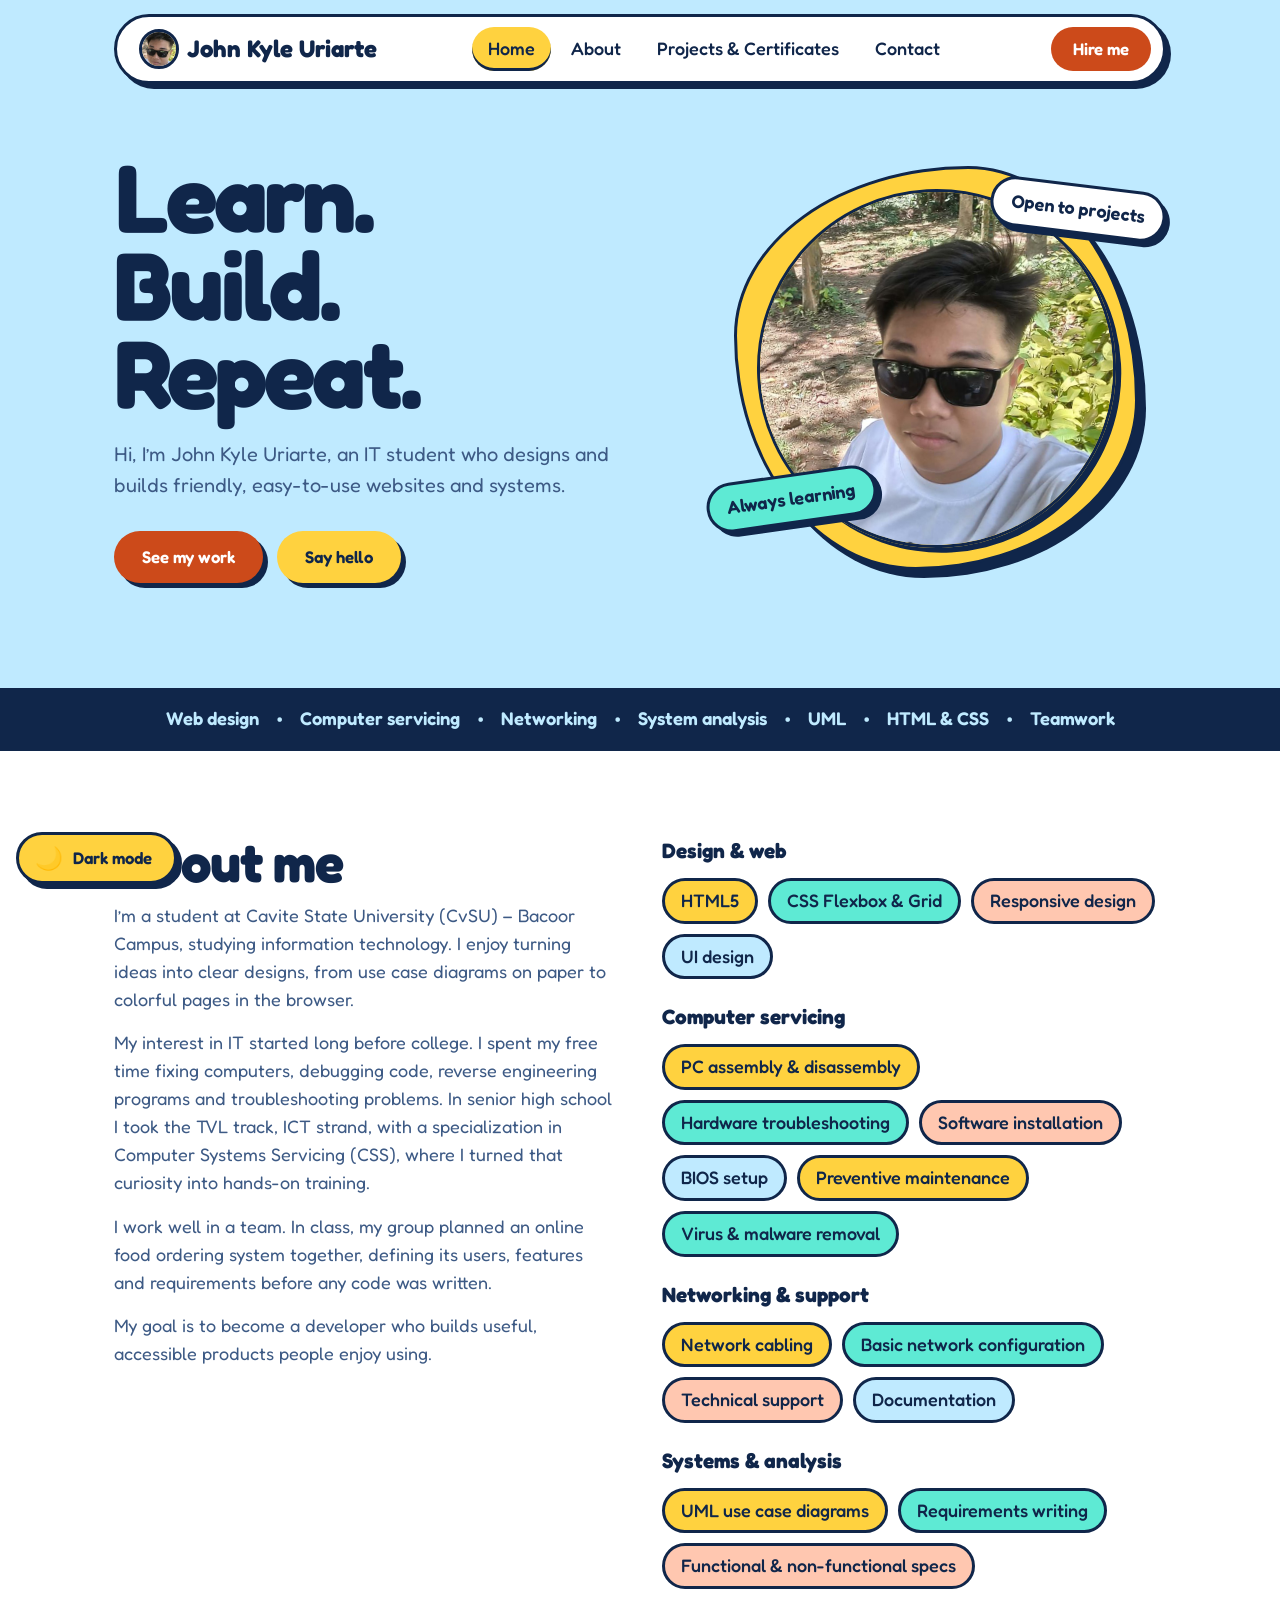
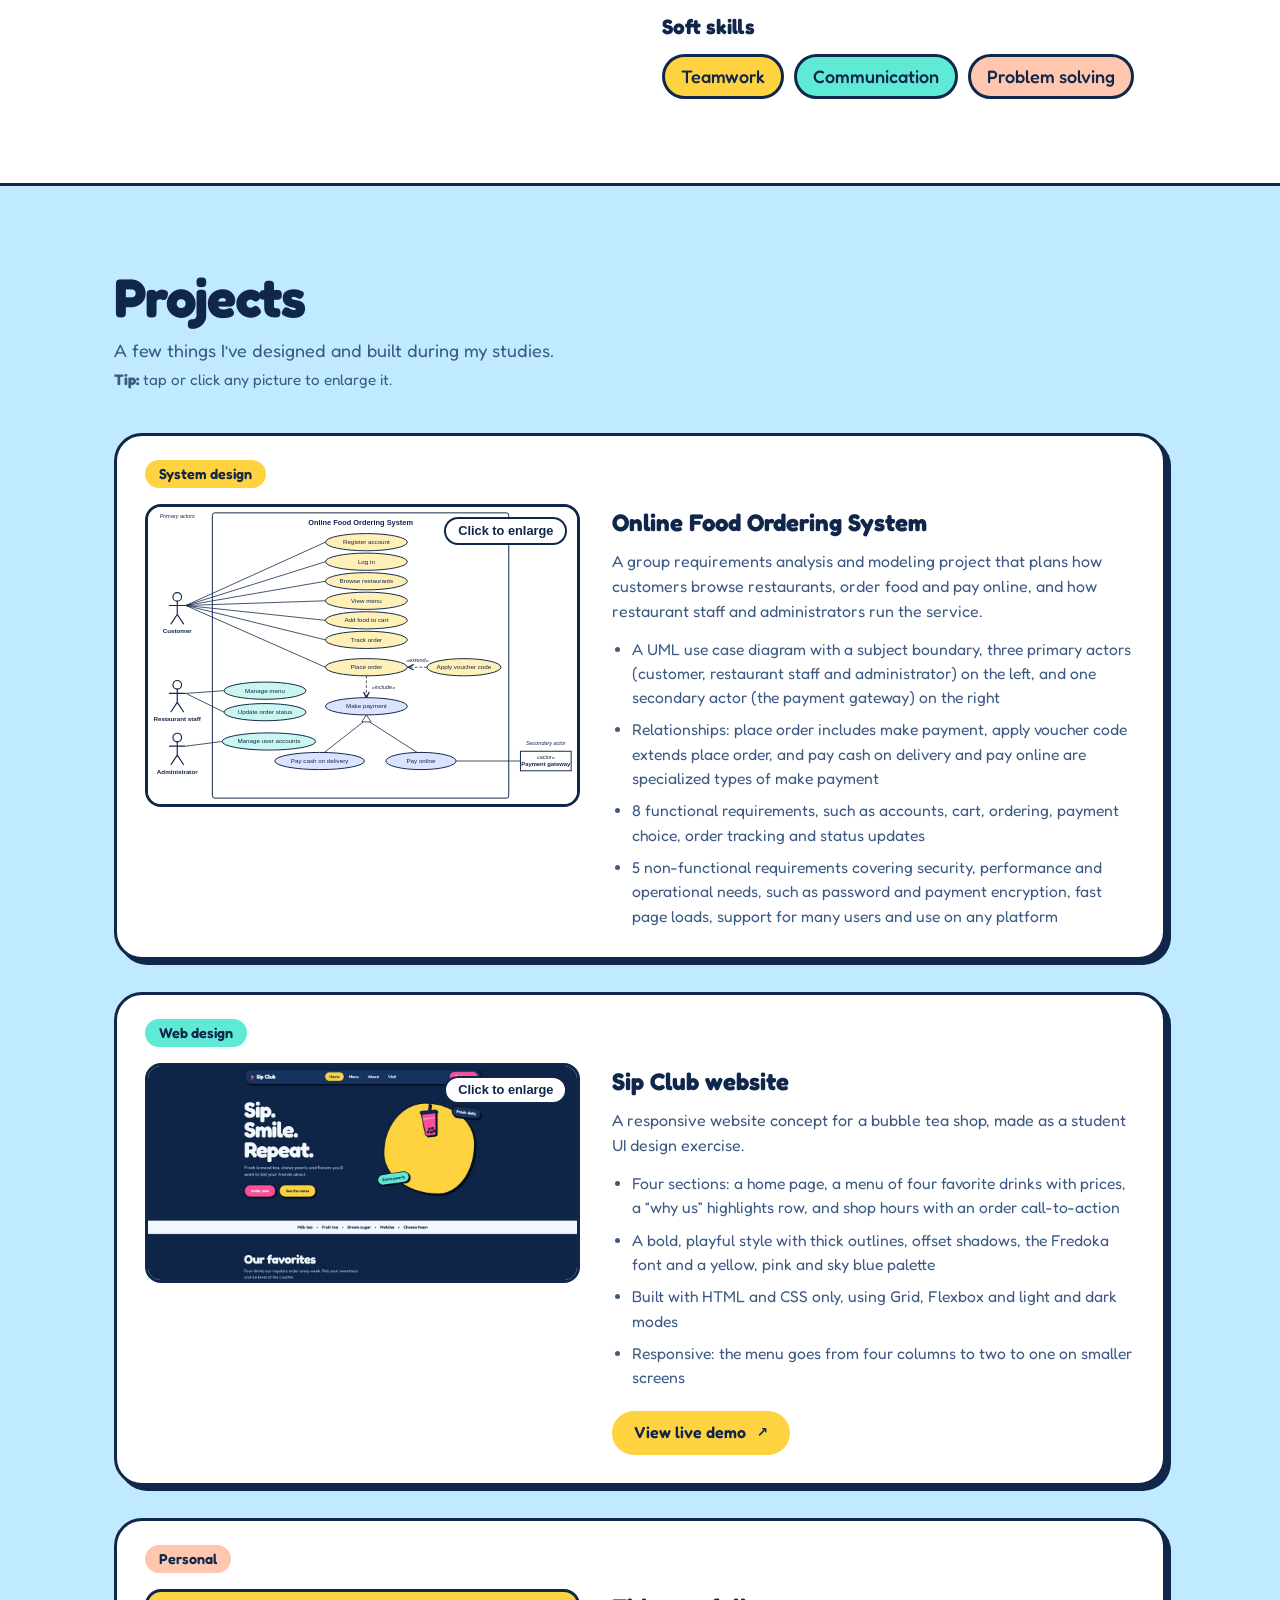
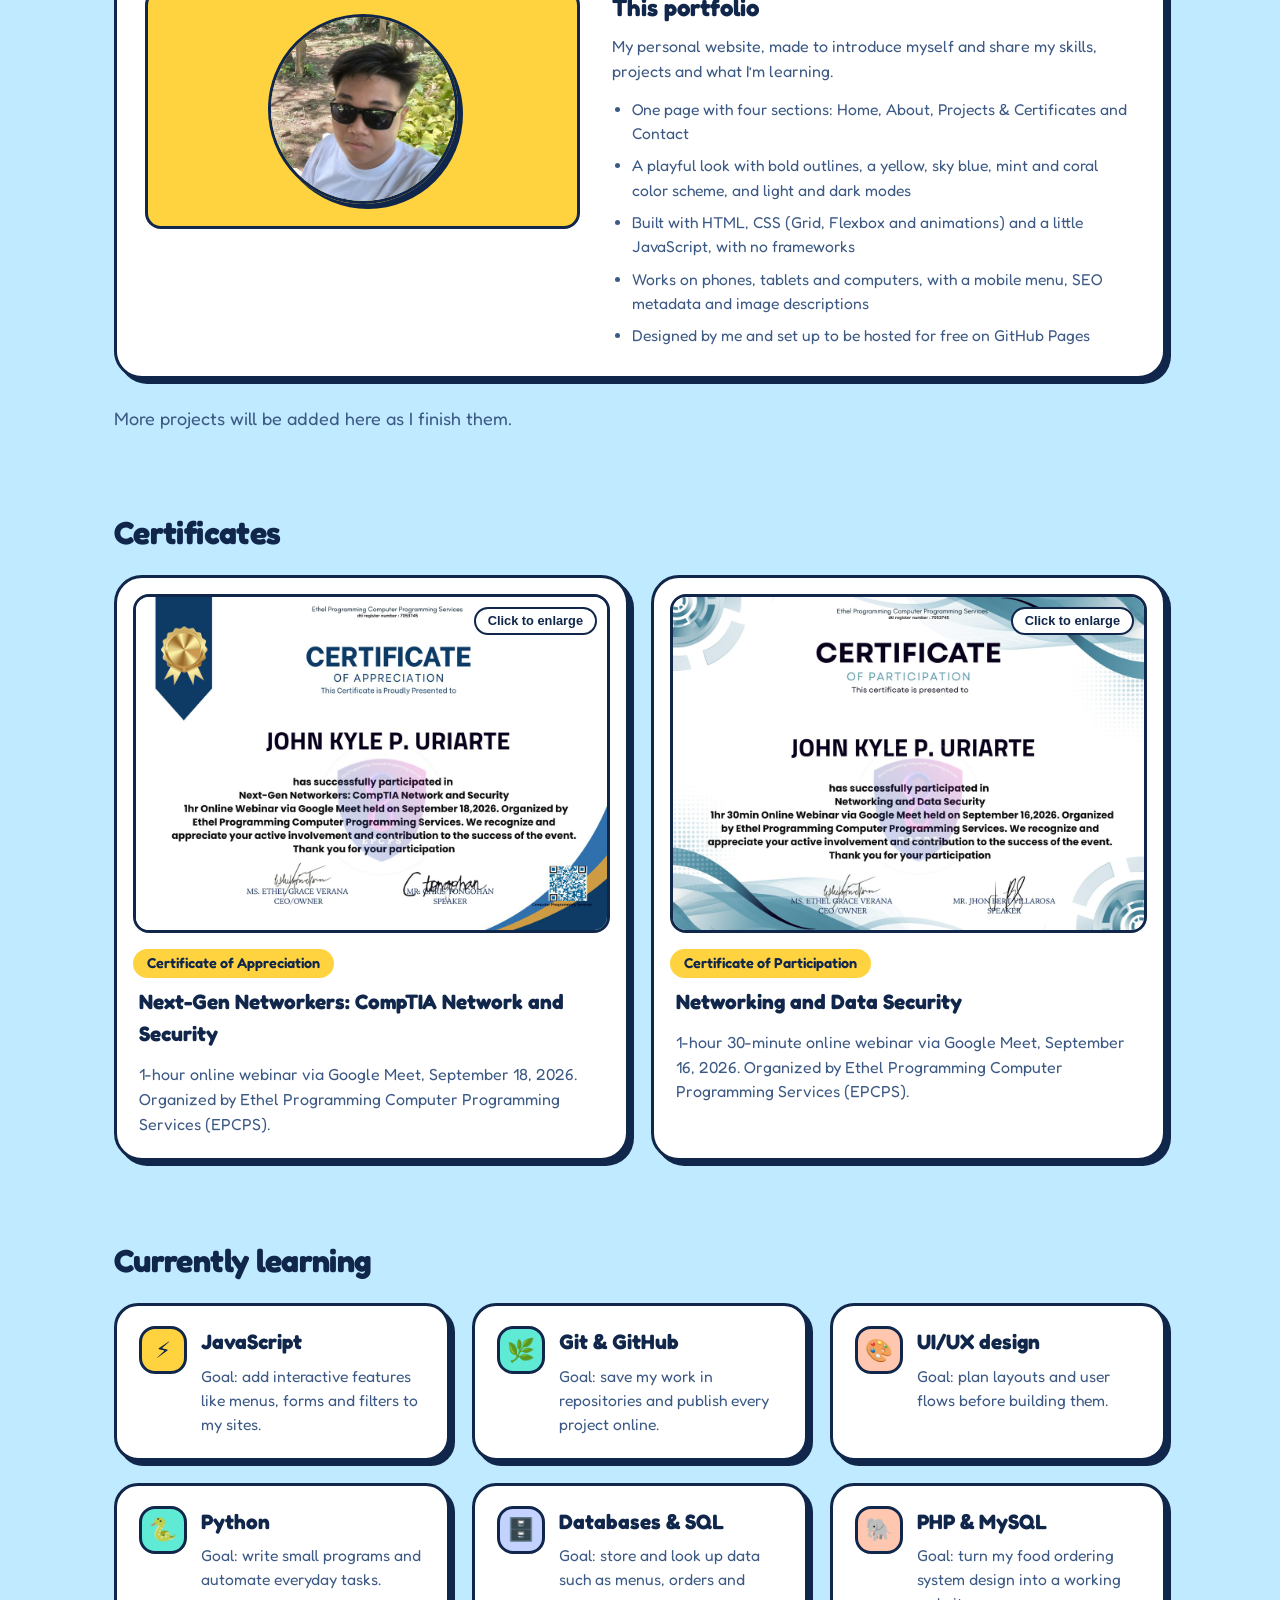
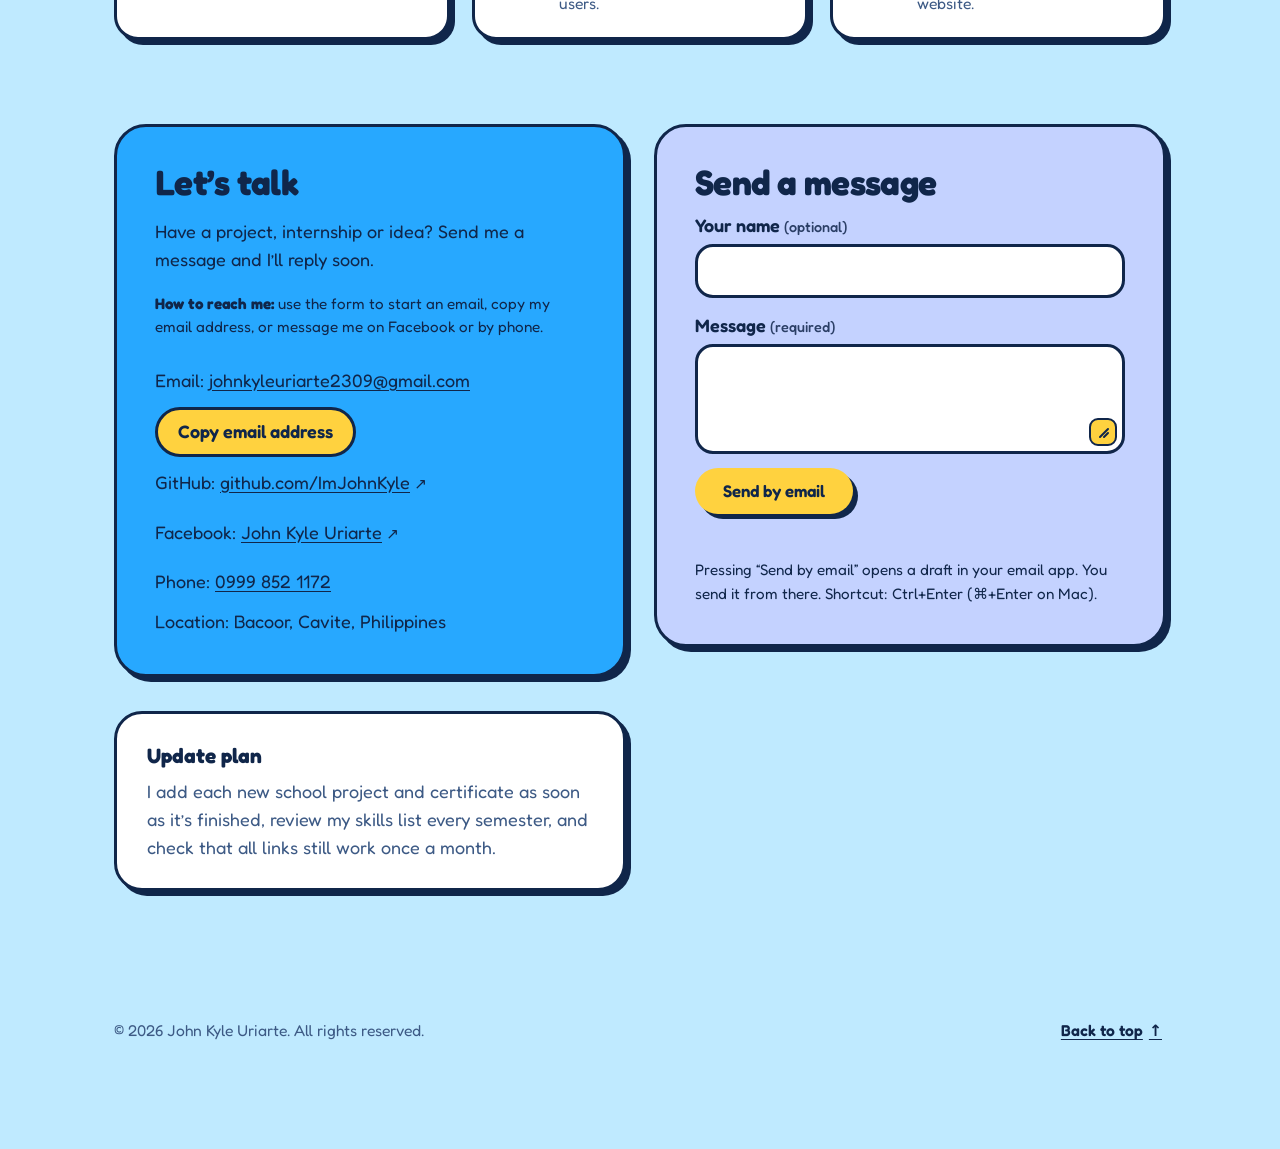
<file: index.html>
<!DOCTYPE html>
<html lang="en">
<head>
<meta charset="utf-8">
<meta name="viewport" content="width=device-width, initial-scale=1, viewport-fit=cover">
<title>John Kyle P. Uriarte | Portfolio</title>
<meta name="author" content="John Kyle Uriarte">
<meta name="theme-color" content="#bfeaff">
<meta property="og:type" content="website">
<meta name="twitter:card" content="summary">
<meta name="description" content="Portfolio of an IT student: web design, system analysis and development projects, certificates and contact details.">
<meta property="og:title" content="John Kyle P. Uriarte | Portfolio">
<meta property="og:description" content="Web design, system analysis and development projects.">
<script>try{var t=localStorage.getItem("theme");if(t==="dark"||t==="light")document.documentElement.setAttribute("data-theme",t)}catch(e){}</script>
<link rel="icon" type="image/png" href="images/favicon.png">
<link rel="apple-touch-icon" href="images/apple-touch-icon.png">
<link rel="preconnect" href="https://fonts.googleapis.com">
<link rel="preconnect" href="https://fonts.gstatic.com" crossorigin>
<link href="https://fonts.googleapis.com/css2?family=Fredoka:wght@400;500;600;700&display=swap" rel="stylesheet">
<link rel="stylesheet" href="css/style.css">
</head>
<body>

<a class="skip" href="#main">Skip to content</a>
<nav aria-label="Main">
  <div class="wrap pop">
    <a class="logo" href="#home"><span class="avatar"><img src="images/profile.jpg" alt="" width="40" height="40"></span>John Kyle Uriarte</a>
    <ul id="menu">
      <li><a class="on" href="#home">Home</a></li>
      <li><a href="#about">About</a></li>
      <li><a href="#projects">Projects &amp; Certificates</a></li>
      <li><a href="#contact">Contact</a></li>
    </ul>
    <a class="btn" href="#contact">Hire me</a>
    <button class="menu-btn" type="button" aria-label="Open menu" aria-expanded="false" aria-controls="menu"><span></span><span></span><span></span></button>
  </div>
</nav>

<main id="main" tabindex="-1">
<header class="hero" id="home">
  <div class="wrap">
    <div>
      <h1>Learn.<br>Build.<br>Repeat.</h1>
      <p>Hi, I’m John Kyle Uriarte, an IT student who designs and builds friendly, easy-to-use websites and systems.</p>
      <div class="cta">
        <a class="btn pop" href="#projects">See my work</a>
        <a class="btn alt pop" href="#contact">Say hello</a>
      </div>
    </div>
    <div class="stage">
      <div class="blob" aria-hidden="true"></div>
      <img class="me" src="images/profile.jpg" alt="Portrait of John Kyle Uriarte wearing sunglasses and a white shirt" width="800" height="800" fetchpriority="high">
      <span class="sticker s1 pop" aria-hidden="true">Open to projects</span>
      <span class="sticker s2 pop" aria-hidden="true">Always learning</span>
    </div>
  </div>
</header>

<div class="strip" aria-hidden="true"><div class="list"><span>Web design</span>•<span>Computer servicing</span>•<span>Networking</span>•<span>System analysis</span>•<span>UML</span>•<span>HTML &amp; CSS</span>•<span>Teamwork</span></div></div>

<section class="about" id="about" aria-labelledby="about-h">
  <div class="wrap">
    <div>
      <h2 id="about-h">About me</h2>
      <p>I’m a student at Cavite State University (CvSU) – Bacoor Campus, studying information technology. I enjoy turning ideas into clear designs, from use case diagrams on paper to colorful pages in the browser.</p>
      <p>My interest in IT started long before college. I spent my free time fixing computers, debugging code, reverse engineering programs and troubleshooting problems. In senior high school I took the TVL track, ICT strand, with a specialization in Computer Systems Servicing (CSS), where I turned that curiosity into hands-on training.</p>
      <p>I work well in a team. In class, my group planned an online food ordering system together, defining its users, features and requirements before any code was written.</p>
      <p>My goal is to become a developer who builds useful, accessible products people enjoy using.</p>
    </div>
    <div class="skills">
      <h3>Design &amp; web</h3>
      <ul class="chips"><li>HTML5</li><li>CSS Flexbox &amp; Grid</li><li>Responsive design</li><li>UI design</li></ul>
      <h3>Computer servicing</h3>
      <ul class="chips"><li>PC assembly &amp; disassembly</li><li>Hardware troubleshooting</li><li>Software installation</li><li>BIOS setup</li><li>Preventive maintenance</li><li>Virus &amp; malware removal</li></ul>
      <h3>Networking &amp; support</h3>
      <ul class="chips"><li>Network cabling</li><li>Basic network configuration</li><li>Technical support</li><li>Documentation</li></ul>
      <h3>Systems &amp; analysis</h3>
      <ul class="chips"><li>UML use case diagrams</li><li>Requirements writing</li><li>Functional &amp; non-functional specs</li></ul>
      <h3>Soft skills</h3>
      <ul class="chips"><li>Teamwork</li><li>Communication</li><li>Problem solving</li></ul>
    </div>
  </div>
</section>

<section id="projects" aria-labelledby="projects-h">
  <div class="wrap">
    <h2 id="projects-h">Projects</h2>
    <p class="lead">A few things I’ve designed and built during my studies.<br><span class="tip"><strong>Tip:</strong> tap or click any picture to enlarge it.</span></p>
    <div class="grid projects">
      <article class="card project pop">
        <span class="tag">System design</span>
        <div class="card-media"><button class="thumb" type="button" aria-label="View larger: use case diagram of the Online Food Ordering System"><img src="images/use-case-diagram.svg" alt="Use case diagram of the Online Food Ordering System. Primary actors on the left are the customer, restaurant staff and administrator. Inside the system boundary the customer registers, logs in, browses restaurants, views the menu, adds food to the cart, tracks orders and places orders. Place order includes make payment, apply voucher code extends place order, and pay cash on delivery and pay online are types of make payment. Restaurant staff manage the menu and update order status, and the administrator manages user accounts. The payment gateway is a secondary actor on the right, connected to pay online." width="1100" height="760" loading="lazy"></button></div>
        <div class="card-body">
          <h3>Online Food Ordering System</h3>
          <p>A group requirements analysis and modeling project that plans how customers browse restaurants, order food and pay online, and how restaurant staff and administrators run the service.</p>
          <ul>
          <li>A UML use case diagram with a subject boundary, three primary actors (customer, restaurant staff and administrator) on the left, and one secondary actor (the payment gateway) on the right</li>
          <li>Relationships: place order includes make payment, apply voucher code extends place order, and pay cash on delivery and pay online are specialized types of make payment</li>
          <li>8 functional requirements, such as accounts, cart, ordering, payment choice, order tracking and status updates</li>
          <li>5 non-functional requirements covering security, performance and operational needs, such as password and payment encryption, fast page loads, support for many users and use on any platform</li>
          </ul>
        </div>
      </article>
      <article class="card project pop">
        <span class="tag">Web design</span>
        <div class="card-media"><button class="thumb" type="button" aria-label="View larger: Sip Club website home page"><img src="images/sip-club-home.jpg" alt="Home page of the Sip Club website showing the headline Sip. Smile. Repeat., a pink bubble tea cup on a yellow blob and a strip of drink types" width="1200" height="598" loading="lazy"></button></div>
        <div class="card-body">
          <h3>Sip Club website</h3>
          <p>A responsive website concept for a bubble tea shop, made as a student UI design exercise.</p>
          <ul>
          <li>Four sections: a home page, a menu of four favorite drinks with prices, a “why us” highlights row, and shop hours with an order call-to-action</li>
          <li>A bold, playful style with thick outlines, offset shadows, the Fredoka font and a yellow, pink and sky blue palette</li>
          <li>Built with HTML and CSS only, using Grid, Flexbox and light and dark modes</li>
          <li>Responsive: the menu goes from four columns to two to one on smaller screens</li>
          </ul>
          <a class="btn alt" href="projects/sip-club/index.html" target="_blank" rel="noopener" aria-label="View live demo of the Sip Club website (opens in a new tab)">View live demo <span class="ext" aria-hidden="true">↗</span></a>
        </div>
      </article>
      <article class="card project pop">
        <span class="tag">Personal</span>
        <div class="card-media"><div class="panel"><img src="images/profile.jpg" alt="Portrait of John Kyle Uriarte" width="800" height="800" loading="lazy"></div></div>
        <div class="card-body">
          <h3>This portfolio</h3>
          <p>My personal website, made to introduce myself and share my skills, projects and what I’m learning.</p>
          <ul>
          <li>One page with four sections: Home, About, Projects &amp; Certificates and Contact</li>
          <li>A playful look with bold outlines, a yellow, sky blue, mint and coral color scheme, and light and dark modes</li>
          <li>Built with HTML, CSS (Grid, Flexbox and animations) and a little JavaScript, with no frameworks</li>
          <li>Works on phones, tablets and computers, with a mobile menu, SEO metadata and image descriptions</li>
          <li>Designed by me and set up to be hosted for free on GitHub Pages</li>
          </ul>
        </div>
      </article>
    </div>
    <p class="note">More projects will be added here as I finish them.</p>

    <h2 class="sub">Certificates</h2>
    <div class="certs">
      <article class="cc pop">
        <button class="thumb" type="button" aria-label="View larger: Next-Gen Networkers: CompTIA Network and Security"><img src="images/cert-comptia-network-security.jpg" alt="Certificate of Appreciation awarded to John Kyle P. Uriarte for the webinar Next-Gen Networkers: CompTIA Network and Security, held on September 18, 2026" width="1200" height="848" loading="lazy"></button>
        <span class="tag">Certificate of Appreciation</span>
        <h3>Next-Gen Networkers: CompTIA Network and Security</h3>
        <p>1-hour online webinar via Google Meet, September 18, 2026. Organized by Ethel Programming Computer Programming Services (EPCPS).</p>
      </article>
      <article class="cc pop">
        <button class="thumb" type="button" aria-label="View larger: Networking and Data Security"><img src="images/cert-networking-data-security.jpg" alt="Certificate of Participation awarded to John Kyle P. Uriarte for the Networking and Data Security webinar, held on September 16, 2026" width="1200" height="848" loading="lazy"></button>
        <span class="tag">Certificate of Participation</span>
        <h3>Networking and Data Security</h3>
        <p>1-hour 30-minute online webinar via Google Meet, September 16, 2026. Organized by Ethel Programming Computer Programming Services (EPCPS).</p>
      </article>
    </div>

    <h2 class="sub">Currently learning</h2>
    <div class="grid learn">
      <div class="cert pop"><span class="ico" aria-hidden="true">⚡</span><div><h3>JavaScript</h3><p>Goal: add interactive features like menus, forms and filters to my sites.</p></div></div>
      <div class="cert pop"><span class="ico" style="background:var(--mint)" aria-hidden="true">🌿</span><div><h3>Git &amp; GitHub</h3><p>Goal: save my work in repositories and publish every project online.</p></div></div>
      <div class="cert pop"><span class="ico" style="background:#ffc7b0" aria-hidden="true">🎨</span><div><h3>UI/UX design</h3><p>Goal: plan layouts and user flows before building them.</p></div></div>
      <div class="cert pop"><span class="ico" style="background:var(--mint)" aria-hidden="true">🐍</span><div><h3>Python</h3><p>Goal: write small programs and automate everyday tasks.</p></div></div>
      <div class="cert pop"><span class="ico" style="background:#c4d2ff" aria-hidden="true">🗄️</span><div><h3>Databases &amp; SQL</h3><p>Goal: store and look up data such as menus, orders and users.</p></div></div>
      <div class="cert pop"><span class="ico" style="background:#ffc7b0" aria-hidden="true">🐘</span><div><h3>PHP &amp; MySQL</h3><p>Goal: turn my food ordering system design into a working website.</p></div></div>
    </div>
  </div>
</section>

<section class="contact" id="contact" style="padding-top:0" aria-labelledby="contact-h">
  <div class="wrap">
    <div class="box reach pop">
      <h2 id="contact-h">Let’s talk</h2>
      <p>Have a project, internship or idea? Send me a message and I’ll reply soon.</p>
      <p class="help"><strong>How to reach me:</strong> use the form to start an email, copy my email address, or message me on Facebook or by phone.</p>
      <ul>
        <li>Email: <a href="mailto:johnkyleuriarte2309@gmail.com">johnkyleuriarte2309@gmail.com</a></li>
        <li class="copy-row"><button class="copy" id="copy" type="button">Copy email address</button><span id="copy-status" role="status" aria-live="polite"></span></li>
        <li>GitHub: <a href="https://github.com/ImJohnKyle" target="_blank" rel="noopener" aria-label="John Kyle Uriarte on GitHub (opens in a new tab)">github.com/ImJohnKyle<span class="ext" aria-hidden="true">↗</span></a></li>
        <li>Facebook: <a href="https://www.facebook.com/johnkyle.uriarte.3" target="_blank" rel="noopener" aria-label="John Kyle Uriarte on Facebook (opens in a new tab)">John Kyle Uriarte<span class="ext" aria-hidden="true">↗</span></a></li>
        <li>Phone: <a href="tel:+639998521172">0999 852 1172</a></li>
        <li>Location: Bacoor, Cavite, Philippines</li>
      </ul>
    </div>
    <div class="box msg pop">
      <h2>Send a message</h2>
      <form id="contact-form" novalidate>
        <label for="n">Your name <span class="hint">(optional)</span></label>
        <input id="n" name="name" type="text" autocomplete="name" enterkeyhint="next">
        <label for="m">Message <span class="hint">(required)</span></label>
        <div class="ta"><textarea id="m" name="message" required aria-required="true" aria-describedby="status send-help" enterkeyhint="send"></textarea><span class="grip" aria-hidden="true" title="Drag to resize"></span></div>
        <button class="btn alt pop" id="send" type="submit">Send by email</button>
        <p class="status" id="status" role="status" aria-live="polite"></p>
        <button class="copy" id="copy-msg" type="button" hidden>Copy my message instead</button>
        <p class="help" id="send-help">Pressing “Send by email” opens a draft in your email app. You send it from there. Shortcut: Ctrl+Enter (⌘+Enter on Mac).</p>
      </form>
    </div>
  </div>
  <div class="wrap">
    <div class="plan pop">
      <h3>Update plan</h3>
      <p>I add each new school project and certificate as soon as it’s finished, review my skills list every semester, and check that all links still work once a month.</p>
    </div>
  </div>
</section>

</main>

<footer>
  <div class="wrap"><span>© 2026 John Kyle Uriarte. All rights reserved.</span><span><a class="totop" href="#home">Back to top <span aria-hidden="true">↑</span></a></span></div>
</footer>

<button class="theme" id="theme" type="button" hidden><span class="theme-ico" aria-hidden="true">🌙</span><span class="theme-label">Dark mode</span></button>

<div id="lb" role="dialog" aria-modal="true" aria-label="Enlarged picture"><button class="lb-close" type="button" aria-label="Close enlarged picture">✕</button><img alt=""></div>
<script src="js/main.js" defer></script>
</body>
</html>
</file>
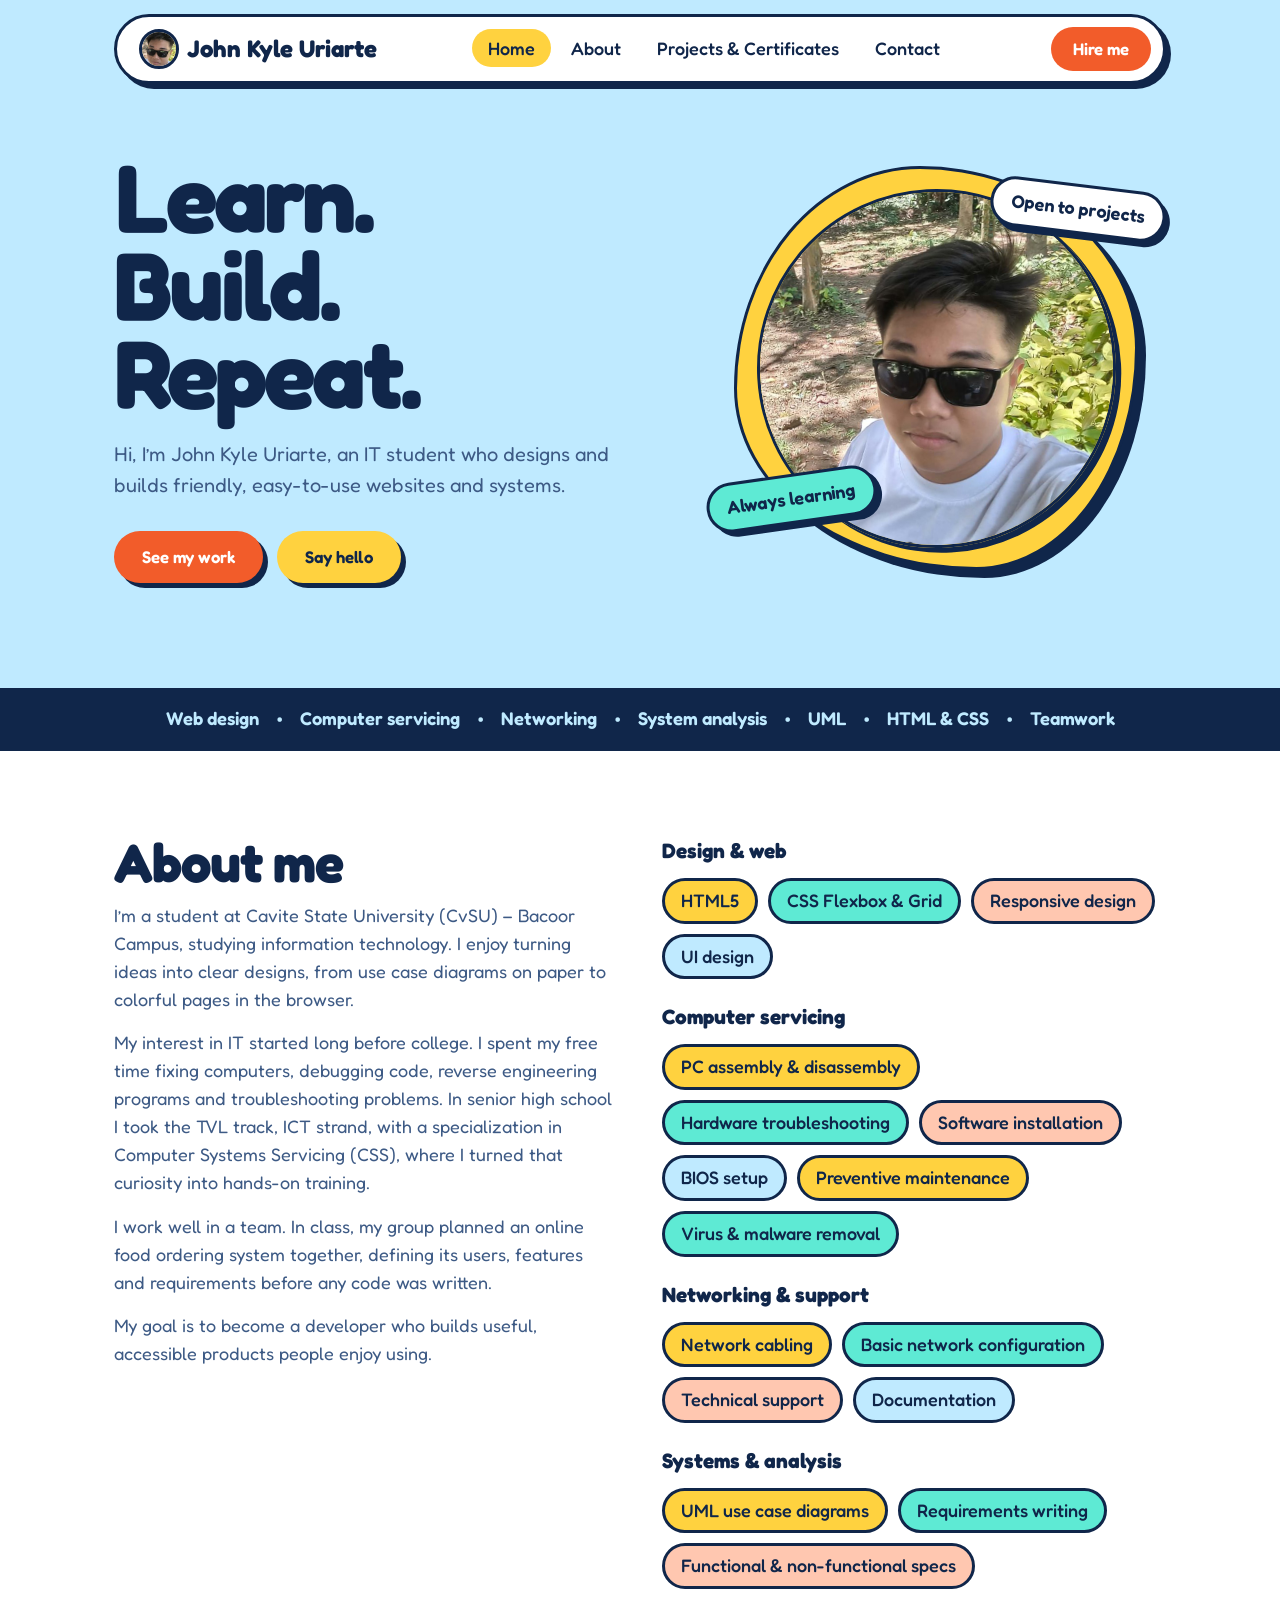
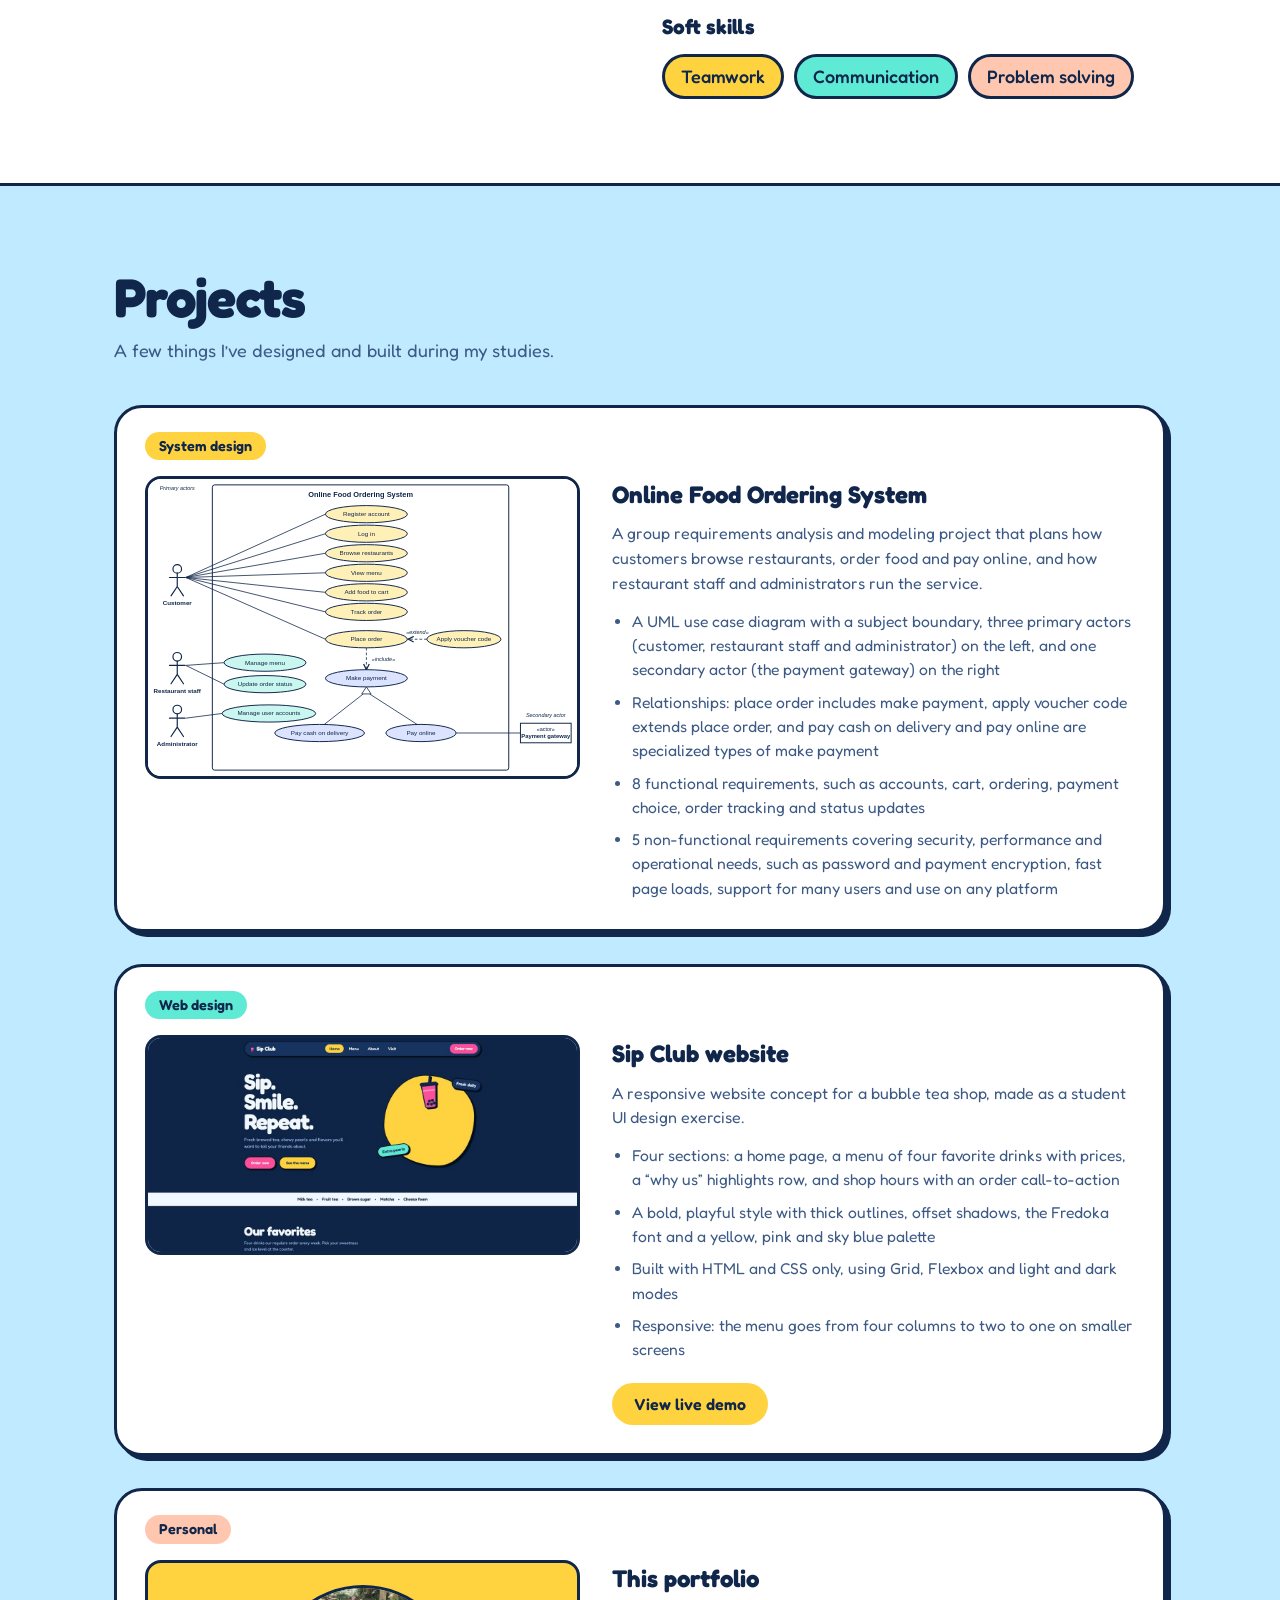
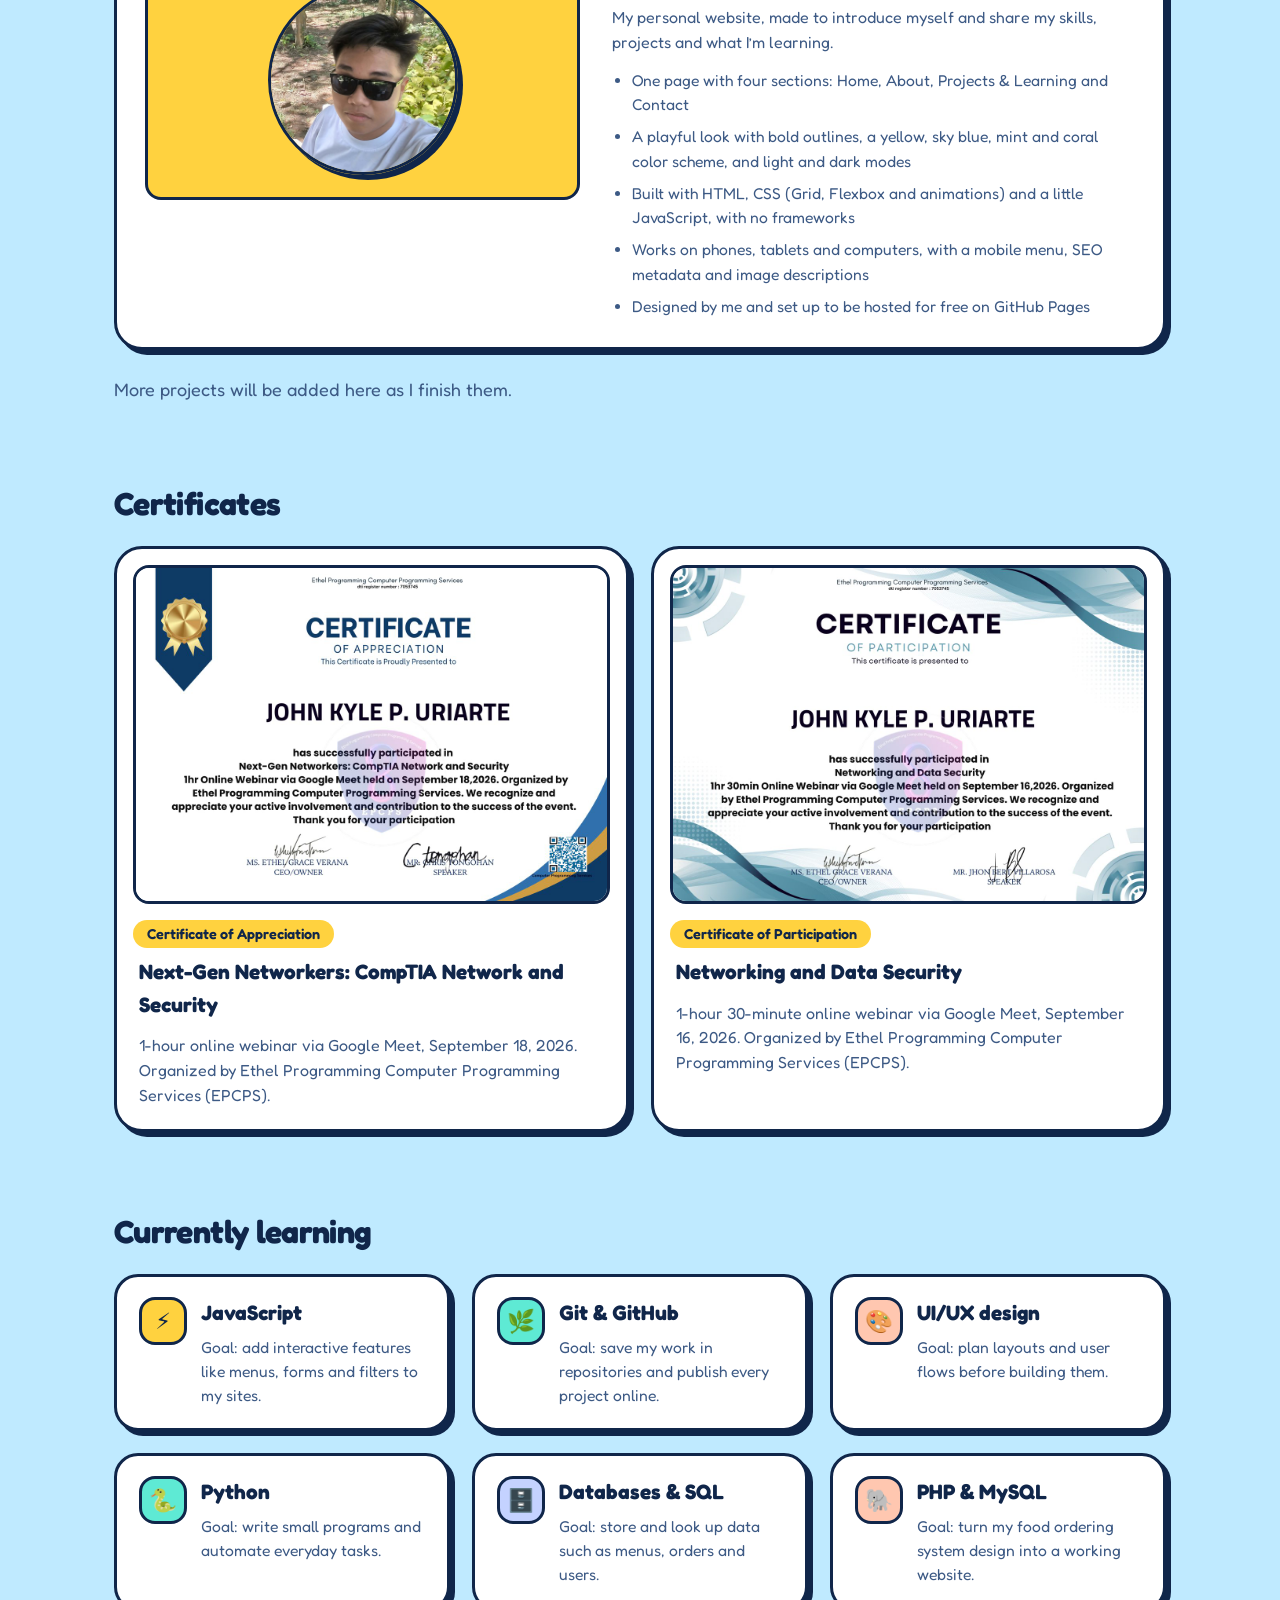
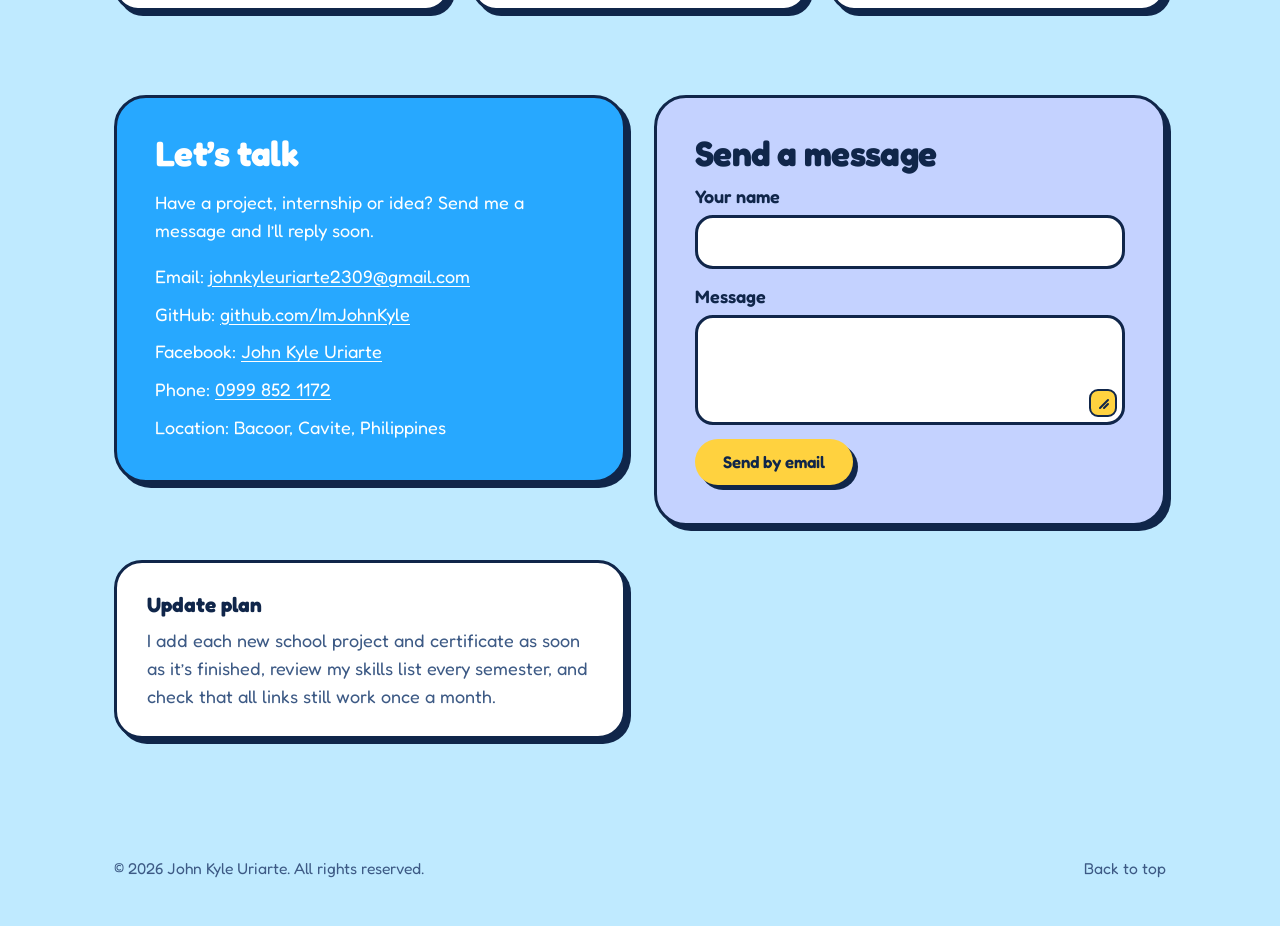
<file: john-kyle-portfolio/index.html>
<!DOCTYPE html>
<html lang="en">
<head>
<meta charset="utf-8">
<meta name="viewport" content="width=device-width, initial-scale=1, viewport-fit=cover">
<title>Portfolio Project</title>
<meta name="author" content="John Kyle Uriarte">
<meta name="theme-color" content="#bfeaff">
<meta property="og:type" content="website">
<meta name="twitter:card" content="summary">
<meta name="description" content="Portfolio of an IT student: web design, system analysis and development projects, certificates and contact details.">
<meta property="og:title" content="Portfolio Project">
<meta property="og:description" content="Web design, system analysis and development projects.">
<link rel="icon" type="image/png" href="images/favicon.png">
<link rel="apple-touch-icon" href="images/apple-touch-icon.png">
<link rel="preconnect" href="https://fonts.googleapis.com">
<link rel="preconnect" href="https://fonts.gstatic.com" crossorigin>
<link href="https://fonts.googleapis.com/css2?family=Fredoka:wght@400;500;600;700&display=swap" rel="stylesheet">
<link rel="stylesheet" href="css/style.css">
</head>
<body>

<a class="skip" href="#main">Skip to content</a>
<nav aria-label="Main">
  <div class="wrap pop">
    <a class="logo" href="#home"><span class="avatar"><img src="images/profile.jpg" alt="" width="40" height="40"></span>John Kyle Uriarte</a>
    <ul id="menu">
      <li><a class="on" href="#home">Home</a></li>
      <li><a href="#about">About</a></li>
      <li><a href="#projects">Projects &amp; Certificates</a></li>
      <li><a href="#contact">Contact</a></li>
    </ul>
    <a class="btn" href="#contact">Hire me</a>
    <button class="menu-btn" type="button" aria-label="Open menu" aria-expanded="false" aria-controls="menu"><span></span><span></span><span></span></button>
  </div>
</nav>

<main id="main">
<header class="hero" id="home">
  <div class="wrap">
    <div>
      <h1>Learn.<br>Build.<br>Repeat.</h1>
      <p>Hi, I’m John Kyle Uriarte, an IT student who designs and builds friendly, easy-to-use websites and systems.</p>
      <div class="cta">
        <a class="btn pop" href="#projects">See my work</a>
        <a class="btn alt pop" href="#contact">Say hello</a>
      </div>
    </div>
    <div class="stage">
      <div class="blob" aria-hidden="true"></div>
      <img class="me" src="images/profile.jpg" alt="Portrait of John Kyle Uriarte wearing sunglasses and a white shirt" width="800" height="800" fetchpriority="high">
      <span class="sticker s1 pop" aria-hidden="true">Open to projects</span>
      <span class="sticker s2 pop" aria-hidden="true">Always learning</span>
    </div>
  </div>
</header>

<div class="strip" aria-hidden="true"><div class="list"><span>Web design</span>•<span>Computer servicing</span>•<span>Networking</span>•<span>System analysis</span>•<span>UML</span>•<span>HTML &amp; CSS</span>•<span>Teamwork</span></div></div></div>

<section class="about" id="about">
  <div class="wrap">
    <div>
      <h2>About me</h2>
      <p>I’m a student at Cavite State University (CvSU) – Bacoor Campus, studying information technology. I enjoy turning ideas into clear designs, from use case diagrams on paper to colorful pages in the browser.</p>
      <p>My interest in IT started long before college. I spent my free time fixing computers, debugging code, reverse engineering programs and troubleshooting problems. In senior high school I took the TVL track, ICT strand, with a specialization in Computer Systems Servicing (CSS), where I turned that curiosity into hands-on training.</p>
      <p>I work well in a team. In class, my group planned an online food ordering system together, defining its users, features and requirements before any code was written.</p>
      <p>My goal is to become a developer who builds useful, accessible products people enjoy using.</p>
    </div>
    <div class="skills">
      <h3>Design &amp; web</h3>
      <ul class="chips"><li>HTML5</li><li>CSS Flexbox &amp; Grid</li><li>Responsive design</li><li>UI design</li></ul>
      <h3>Computer servicing</h3>
      <ul class="chips"><li>PC assembly &amp; disassembly</li><li>Hardware troubleshooting</li><li>Software installation</li><li>BIOS setup</li><li>Preventive maintenance</li><li>Virus &amp; malware removal</li></ul>
      <h3>Networking &amp; support</h3>
      <ul class="chips"><li>Network cabling</li><li>Basic network configuration</li><li>Technical support</li><li>Documentation</li></ul>
      <h3>Systems &amp; analysis</h3>
      <ul class="chips"><li>UML use case diagrams</li><li>Requirements writing</li><li>Functional &amp; non-functional specs</li></ul>
      <h3>Soft skills</h3>
      <ul class="chips"><li>Teamwork</li><li>Communication</li><li>Problem solving</li></ul>
    </div>
  </div>
</section>

<section id="projects">
  <div class="wrap">
    <h2>Projects</h2>
    <p class="lead">A few things I’ve designed and built during my studies.</p>
    <div class="grid projects">
      <article class="card project pop">
        <span class="tag">System design</span>
        <div class="card-media"><button class="thumb" type="button" aria-label="View larger: use case diagram of the Online Food Ordering System"><img src="images/use-case-diagram.svg" alt="Use case diagram of the Online Food Ordering System. Primary actors on the left are the customer, restaurant staff and administrator. Inside the system boundary the customer registers, logs in, browses restaurants, views the menu, adds food to the cart, tracks orders and places orders. Place order includes make payment, apply voucher code extends place order, and pay cash on delivery and pay online are types of make payment. Restaurant staff manage the menu and update order status, and the administrator manages user accounts. The payment gateway is a secondary actor on the right, connected to pay online." width="1100" height="760" loading="lazy"></button></div>
        <div class="card-body">
          <h3>Online Food Ordering System</h3>
          <p>A group requirements analysis and modeling project that plans how customers browse restaurants, order food and pay online, and how restaurant staff and administrators run the service.</p>
          <ul>
          <li>A UML use case diagram with a subject boundary, three primary actors (customer, restaurant staff and administrator) on the left, and one secondary actor (the payment gateway) on the right</li>
          <li>Relationships: place order includes make payment, apply voucher code extends place order, and pay cash on delivery and pay online are specialized types of make payment</li>
          <li>8 functional requirements, such as accounts, cart, ordering, payment choice, order tracking and status updates</li>
          <li>5 non-functional requirements covering security, performance and operational needs, such as password and payment encryption, fast page loads, support for many users and use on any platform</li>
          </ul>
        </div>
      </article>
      <article class="card project pop">
        <span class="tag">Web design</span>
        <div class="card-media"><button class="thumb" type="button" aria-label="View larger: Sip Club website home page"><img src="images/sip-club-home.jpg" alt="Home page of the Sip Club website showing the headline Sip. Smile. Repeat., a pink bubble tea cup on a yellow blob and a strip of drink types" width="1200" height="598" loading="lazy"></button></div>
        <div class="card-body">
          <h3>Sip Club website</h3>
          <p>A responsive website concept for a bubble tea shop, made as a student UI design exercise.</p>
          <ul>
          <li>Four sections: a home page, a menu of four favorite drinks with prices, a “why us” highlights row, and shop hours with an order call-to-action</li>
          <li>A bold, playful style with thick outlines, offset shadows, the Fredoka font and a yellow, pink and sky blue palette</li>
          <li>Built with HTML and CSS only, using Grid, Flexbox and light and dark modes</li>
          <li>Responsive: the menu goes from four columns to two to one on smaller screens</li>
          </ul>
          <a class="btn alt" href="projects/sip-club/index.html" target="_blank" rel="noopener">View live demo</a>
        </div>
      </article>
      <article class="card project pop">
        <span class="tag">Personal</span>
        <div class="card-media"><div class="panel"><img src="images/profile.jpg" alt="Portrait of John Kyle Uriarte" width="800" height="800" loading="lazy"></div></div>
        <div class="card-body">
          <h3>This portfolio</h3>
          <p>My personal website, made to introduce myself and share my skills, projects and what I’m learning.</p>
          <ul>
          <li>One page with four sections: Home, About, Projects &amp; Learning and Contact</li>
          <li>A playful look with bold outlines, a yellow, sky blue, mint and coral color scheme, and light and dark modes</li>
          <li>Built with HTML, CSS (Grid, Flexbox and animations) and a little JavaScript, with no frameworks</li>
          <li>Works on phones, tablets and computers, with a mobile menu, SEO metadata and image descriptions</li>
          <li>Designed by me and set up to be hosted for free on GitHub Pages</li>
          </ul>
        </div>
      </article>
    </div>
    <p class="note">More projects will be added here as I finish them.</p>

    <h2 class="sub">Certificates</h2>
    <div class="certs">
      <article class="cc pop">
        <button class="thumb" type="button" aria-label="View larger: Next-Gen Networkers: CompTIA Network and Security"><img src="images/cert-comptia-network-security.jpg" alt="Certificate of Appreciation awarded to John Kyle P. Uriarte for the webinar Next-Gen Networkers: CompTIA Network and Security, held on September 18, 2026" width="1200" height="848" loading="lazy"></button>
        <span class="tag">Certificate of Appreciation</span>
        <h3>Next-Gen Networkers: CompTIA Network and Security</h3>
        <p>1-hour online webinar via Google Meet, September 18, 2026. Organized by Ethel Programming Computer Programming Services (EPCPS).</p>
      </article>
      <article class="cc pop">
        <button class="thumb" type="button" aria-label="View larger: Networking and Data Security"><img src="images/cert-networking-data-security.jpg" alt="Certificate of Participation awarded to John Kyle P. Uriarte for the Networking and Data Security webinar, held on September 16, 2026" width="1200" height="848" loading="lazy"></button>
        <span class="tag">Certificate of Participation</span>
        <h3>Networking and Data Security</h3>
        <p>1-hour 30-minute online webinar via Google Meet, September 16, 2026. Organized by Ethel Programming Computer Programming Services (EPCPS).</p>
      </article>
    </div>

    <h2 class="sub">Currently learning</h2>
    <div class="grid learn">
      <div class="cert pop"><span class="ico" aria-hidden="true">⚡</span><div><h3>JavaScript</h3><p>Goal: add interactive features like menus, forms and filters to my sites.</p></div></div>
      <div class="cert pop"><span class="ico" style="background:var(--mint)" aria-hidden="true">🌿</span><div><h3>Git &amp; GitHub</h3><p>Goal: save my work in repositories and publish every project online.</p></div></div>
      <div class="cert pop"><span class="ico" style="background:#ffc7b0" aria-hidden="true">🎨</span><div><h3>UI/UX design</h3><p>Goal: plan layouts and user flows before building them.</p></div></div>
      <div class="cert pop"><span class="ico" style="background:var(--mint)" aria-hidden="true">🐍</span><div><h3>Python</h3><p>Goal: write small programs and automate everyday tasks.</p></div></div>
      <div class="cert pop"><span class="ico" style="background:#c4d2ff" aria-hidden="true">🗄️</span><div><h3>Databases &amp; SQL</h3><p>Goal: store and look up data such as menus, orders and users.</p></div></div>
      <div class="cert pop"><span class="ico" style="background:#ffc7b0" aria-hidden="true">🐘</span><div><h3>PHP &amp; MySQL</h3><p>Goal: turn my food ordering system design into a working website.</p></div></div>
    </div>
  </div>
</section>

<section class="contact" id="contact" style="padding-top:0">
  <div class="wrap">
    <div class="box reach pop">
      <h2>Let’s talk</h2>
      <p>Have a project, internship or idea? Send me a message and I’ll reply soon.</p>
      <ul>
        <li>Email: <a href="mailto:johnkyleuriarte2309@gmail.com">johnkyleuriarte2309@gmail.com</a></li>
        <li>GitHub: <a href="https://github.com/ImJohnKyle" rel="noopener">github.com/ImJohnKyle</a></li>
        <li>Facebook: <a href="https://www.facebook.com/johnkyle.uriarte.3" target="_blank" rel="noopener">John Kyle Uriarte</a></li>
        <li>Phone: <a href="tel:+639998521172">0999 852 1172</a></li>
        <li>Location: Bacoor, Cavite, Philippines</li>
      </ul>
    </div>
    <div class="box msg pop">
      <h2>Send a message</h2>
      <div>
        <label for="n">Your name</label><input id="n" autocomplete="name">
        <label for="m">Message</label><div class="ta"><textarea id="m"></textarea><span class="grip" aria-hidden="true" title="Drag to resize"></span></div>
        <button class="btn alt pop" id="send" type="button">Send by email</button>
      </div>
    </div>
  </div>
  <div class="wrap">
    <div class="plan pop">
      <h3>Update plan</h3>
      <p>I add each new school project and certificate as soon as it’s finished, review my skills list every semester, and check that all links still work once a month.</p>
    </div>
  </div>
</section>

</main>

<footer>
  <div class="wrap"><span>© 2026 John Kyle Uriarte. All rights reserved.</span><span><a href="#home">Back to top</a></span></div>
</footer>

<div id="lb" role="dialog" aria-label="Certificate preview"><img alt=""></div>
<script src="js/main.js" defer></script>
</body>
</html>
</file>
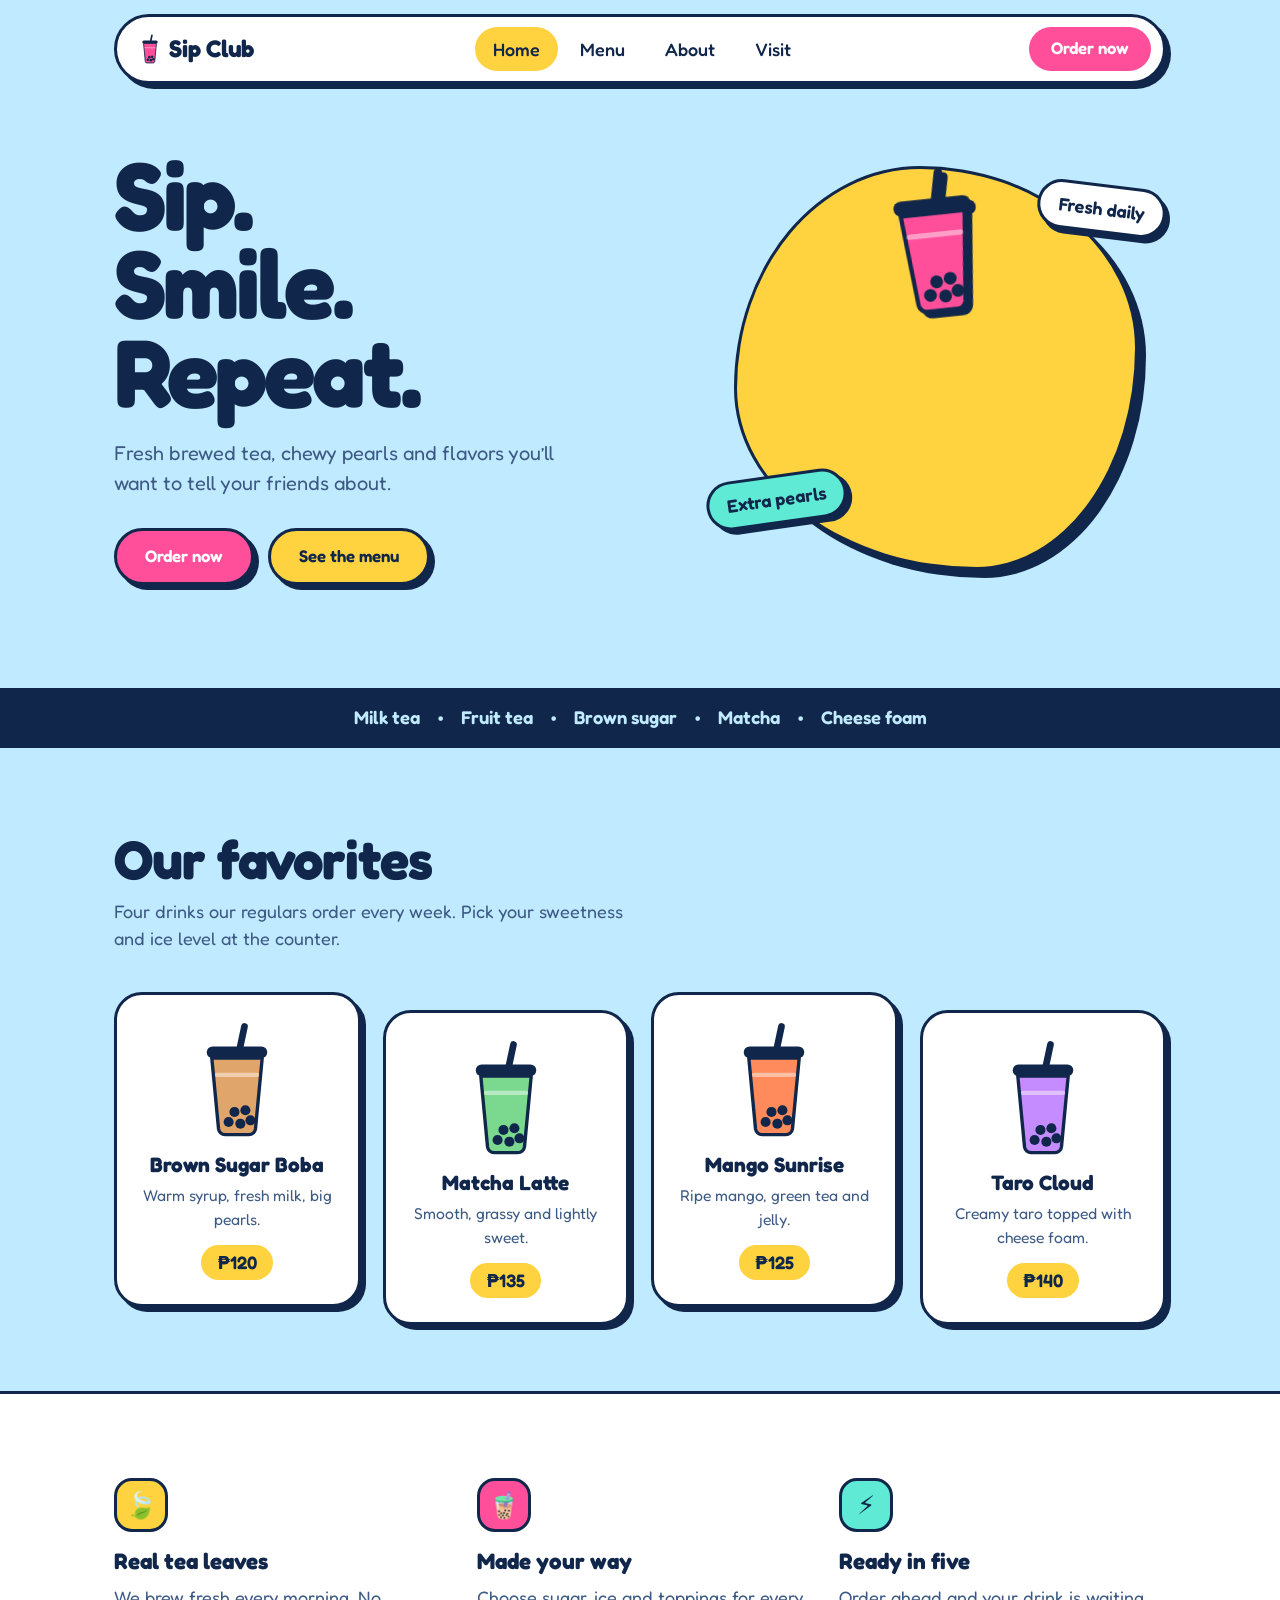
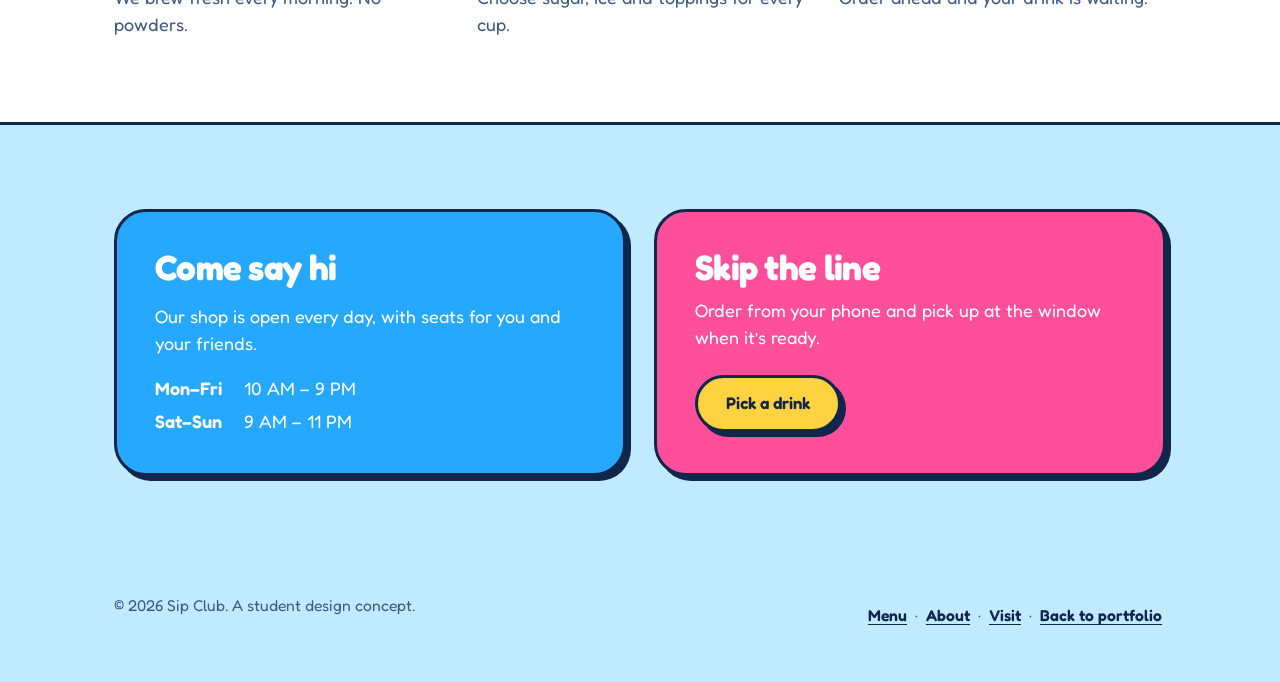
<file: projects/sip-club/index.html>
<!DOCTYPE html>
<html lang="en">
<head>
<meta charset="utf-8">
<meta name="viewport" content="width=device-width, initial-scale=1, viewport-fit=cover">
<title>Sip Club – Bubble tea, made fresh</title>
<link href="https://fonts.googleapis.com/css2?family=Fredoka:wght@400;500;600;700&display=swap" rel="stylesheet">
<style>
:root{
  --bg:#bfeaff; --paper:#ffffff; --ink:#10264a; --mute:#3d5a85;
  --sun:#ffd23f; --pink:#ff4f9a; --sky:#27a8ff; --mint:#5eead4;
  --shadow:#10264a;
  box-sizing:border-box; color-scheme:light;
  padding-top:env(safe-area-inset-top,0px); padding-bottom:env(safe-area-inset-bottom,0px);
}
@media (prefers-color-scheme:dark){:root:not([data-theme="light"]){
  --bg:#0f2547; --paper:#17335f; --ink:#f2f8ff; --mute:#a9c4ec; --shadow:#04101f; color-scheme:dark;}}
:root[data-theme="dark"]{--bg:#0f2547; --paper:#17335f; --ink:#f2f8ff; --mute:#a9c4ec; --shadow:#04101f; color-scheme:dark}
*,*::before,*::after{box-sizing:inherit}
html{scroll-padding-top:env(safe-area-inset-top,0px);scroll-behavior:smooth}
body{margin:0;background:var(--bg);color:var(--ink);font:400 18px/1.5 Fredoka,"Trebuchet MS",system-ui,sans-serif;overflow-x:hidden}
a{color:inherit;text-decoration:none}
:focus-visible{outline:3px solid var(--pink);outline-offset:3px}
.wrap{max-width:1100px;margin:0 auto;padding:0 24px}
.pop{border:3px solid var(--shadow);box-shadow:5px 5px 0 var(--shadow)}
.btn{display:inline-block;padding:13px 28px;border-radius:999px;font-weight:600;font-size:1.05rem;background:var(--pink);color:#fff;transition:transform .12s,box-shadow .12s}
.btn:hover{transform:translate(2px,2px);box-shadow:3px 3px 0 var(--shadow)}
.btn.alt{background:var(--sun);color:#10264a}

/* nav */
nav{position:sticky;top:0;z-index:5;padding:14px 0}
nav .wrap{display:flex;align-items:center;gap:20px;background:var(--paper);border-radius:999px;padding:10px 12px 10px 22px;max-width:1052px}
.logo{font-weight:700;font-size:1.5rem;letter-spacing:-.01em;display:flex;align-items:center;gap:8px}
.logo svg{width:22px;height:30px;color:var(--pink)}
nav ul{display:flex;gap:4px;list-style:none;margin:0 auto;padding:0}
nav ul a{padding:8px 18px;border-radius:999px;font-weight:500;min-height:44px;display:inline-flex;align-items:center}
nav ul a:hover,nav ul a.on{background:var(--sun);color:#10264a}
nav .btn{padding:9px 22px;box-shadow:none;border:0}

/* hero */
.hero{padding:40px 0 90px}
.hero .wrap{display:grid;grid-template-columns:1.1fr .9fr;gap:30px;align-items:center}
h1{font-size:clamp(3rem,8vw,6rem);line-height:.92;letter-spacing:-.03em;font-weight:700;margin:0 0 22px}
.hero p{font-size:1.25rem;color:var(--mute);max-width:24em;margin:0 0 30px}
.cta{display:flex;gap:14px;flex-wrap:wrap}
.stage{position:relative;aspect-ratio:1;max-width:460px;margin-left:auto;width:100%}
.blob{position:absolute;inset:6%;background:var(--sun);border-radius:46% 54% 40% 60%/55% 45% 55% 45%;border:3px solid var(--shadow);box-shadow:8px 8px 0 var(--shadow)}
.stage .big{position:absolute;left:24%;top:6%;width:52%;color:var(--pink);transform:rotate(-6deg);filter:drop-shadow(5px 5px 0 var(--shadow))}
.sticker{position:absolute;padding:8px 18px;border-radius:999px;font-weight:600;background:var(--paper);transform:rotate(7deg)}
.s1{right:0;top:10%}.s2{left:0;bottom:16%;transform:rotate(-8deg);background:var(--mint);color:#10264a}

/* marquee-free strip */
.strip{background:var(--ink);color:var(--bg);padding:16px 0;font-weight:600;font-size:1.15rem;overflow:hidden;white-space:nowrap;text-align:center}
.strip span{margin:0 18px}

section{padding:84px 0}
h2{font-size:clamp(2.2rem,5vw,3.4rem);line-height:1;letter-spacing:-.02em;margin:0 0 12px;font-weight:700}
.lead{color:var(--mute);margin:0 0 40px;max-width:30em}

/* menu */
.menu{display:grid;grid-template-columns:repeat(4,1fr);gap:22px}
.drink{background:var(--paper);border-radius:28px;padding:22px 20px 24px;text-align:center}
.drink:nth-child(2){transform:translateY(18px)}.drink:nth-child(4){transform:translateY(18px)}
.drink svg{width:84px;height:118px;margin:4px auto 10px;display:block}
.drink h3{margin:0;font-size:1.3rem}
.drink p{margin:4px 0 14px;color:var(--mute);font-size:.98rem}
.price{display:inline-block;padding:4px 16px;border-radius:999px;background:var(--sun);color:#10264a;font-weight:600}

/* why */
.why{background:var(--paper);border-block:3px solid var(--shadow)}
.why .wrap{display:grid;grid-template-columns:repeat(3,1fr);gap:36px}
.why h3{margin:12px 0 6px;font-size:1.4rem}
.why p{margin:0;color:var(--mute)}
.dot{width:54px;height:54px;border-radius:18px;display:grid;place-items:center;font-size:1.6rem;border:3px solid var(--shadow)}

/* visit */
.visit .wrap{display:grid;grid-template-columns:1fr 1fr;gap:28px}
.box{border-radius:32px;padding:38px}
.hours{background:var(--sky);color:#fff}
.hours h2{font-size:2.2rem}
.hours dl{margin:18px 0 0;display:grid;grid-template-columns:auto 1fr;gap:6px 22px}
.hours dt{font-weight:600}.hours dd{margin:0}
.order{background:var(--pink);color:#fff}
.order h2{font-size:2.2rem}.order p{margin:0 0 24px}
footer{padding:34px 0 44px;font-size:.98rem;color:var(--mute)}
footer .wrap{display:flex;flex-wrap:wrap;gap:16px;justify-content:space-between}

@media (max-width:860px){
  nav ul{display:none}nav .btn{margin-left:auto}
  .hero .wrap,.visit .wrap,.why .wrap{grid-template-columns:1fr}
  .stage{margin:0 auto}
  .menu{grid-template-columns:repeat(2,1fr)}
  .drink:nth-child(n){transform:none}
  section{padding:60px 0}
}
@media (max-width:480px){.menu{grid-template-columns:1fr}}
.flinks a{display:inline-block;padding:10px 4px;text-decoration:underline;text-underline-offset:3px;font-weight:600;color:var(--ink)}
.btn{min-height:44px}
@media (prefers-reduced-motion:reduce){*{transition:none!important;scroll-behavior:auto!important}}
</style>
</head>
<body>
<svg width="0" height="0" style="position:absolute" aria-hidden="true">
  <symbol id="cup" viewBox="0 0 100 140">
    <rect x="52" y="2" width="8" height="40" rx="4" fill="#10264a" transform="rotate(12 56 20)"/>
    <rect x="14" y="30" width="72" height="14" rx="7" fill="#10264a"/>
    <path d="M20 44h60l-8 84a8 8 0 0 1-8 7H36a8 8 0 0 1-8-7z" fill="currentColor" stroke="#10264a" stroke-width="4" stroke-linejoin="round"/>
    <path d="M26 64h48" stroke="#fff" stroke-opacity=".45" stroke-width="5" stroke-linecap="round"/>
    <g fill="#10264a"><circle cx="40" cy="120" r="6"/><circle cx="54" cy="122" r="6"/><circle cx="66" cy="118" r="6"/><circle cx="47" cy="108" r="6"/><circle cx="60" cy="106" r="6"/></g>
  </symbol>
</svg>

<nav>
  <div class="wrap pop">
    <a class="logo" href="#top"><svg><use href="#cup"/></svg>Sip Club</a>
    <ul>
      <li><a class="on" href="#top">Home</a></li>
      <li><a href="#menu">Menu</a></li>
      <li><a href="#why">About</a></li>
      <li><a href="#visit">Visit</a></li>
    </ul>
    <a class="btn" href="#visit">Order now</a>
  </div>
</nav>

<header class="hero" id="top">
  <div class="wrap">
    <div>
      <h1>Sip.<br>Smile.<br>Repeat.</h1>
      <p>Fresh brewed tea, chewy pearls and flavors you’ll want to tell your friends about.</p>
      <div class="cta">
        <a class="btn pop" href="#visit">Order now</a>
        <a class="btn alt pop" href="#menu">See the menu</a>
      </div>
    </div>
    <div class="stage" aria-hidden="true">
      <div class="blob"></div>
      <svg class="big"><use href="#cup"/></svg>
      <span class="sticker s1 pop">Fresh daily</span>
      <span class="sticker s2 pop">Extra pearls</span>
    </div>
  </div>
</header>

<div class="strip" aria-hidden="true"><span>Milk tea</span>•<span>Fruit tea</span>•<span>Brown sugar</span>•<span>Matcha</span>•<span>Cheese foam</span></div>

<section id="menu">
  <div class="wrap">
    <h2>Our favorites</h2>
    <p class="lead">Four drinks our regulars order every week. Pick your sweetness and ice level at the counter.</p>
    <div class="menu">
      <article class="drink pop"><svg style="color:#e0a56a"><use href="#cup"/></svg><h3>Brown Sugar Boba</h3><p>Warm syrup, fresh milk, big pearls.</p><span class="price">₱120</span></article>
      <article class="drink pop"><svg style="color:#7bd88f"><use href="#cup"/></svg><h3>Matcha Latte</h3><p>Smooth, grassy and lightly sweet.</p><span class="price">₱135</span></article>
      <article class="drink pop"><svg style="color:#ff8a5b"><use href="#cup"/></svg><h3>Mango Sunrise</h3><p>Ripe mango, green tea and jelly.</p><span class="price">₱125</span></article>
      <article class="drink pop"><svg style="color:#c58cff"><use href="#cup"/></svg><h3>Taro Cloud</h3><p>Creamy taro topped with cheese foam.</p><span class="price">₱140</span></article>
    </div>
  </div>
</section>

<section class="why" id="why">
  <div class="wrap">
    <div><div class="dot" style="background:var(--sun)">🍃</div><h3>Real tea leaves</h3><p>We brew fresh every morning. No powders.</p></div>
    <div><div class="dot" style="background:var(--pink)">🧋</div><h3>Made your way</h3><p>Choose sugar, ice and toppings for every cup.</p></div>
    <div><div class="dot" style="background:var(--mint)">⚡</div><h3>Ready in five</h3><p>Order ahead and your drink is waiting.</p></div>
  </div>
</section>

<section class="visit" id="visit">
  <div class="wrap">
    <div class="box hours pop">
      <h2>Come say hi</h2>
      <p>Our shop is open every day, with seats for you and your friends.</p>
      <dl><dt>Mon–Fri</dt><dd>10 AM – 9 PM</dd><dt>Sat–Sun</dt><dd>9 AM – 11 PM</dd></dl>
    </div>
    <div class="box order pop">
      <h2>Skip the line</h2>
      <p>Order from your phone and pick up at the window when it’s ready.</p>
      <a class="btn alt pop" href="#menu">Pick a drink</a>
    </div>
  </div>
</section>

<footer>
  <div class="wrap"><span>© 2026 Sip Club. A student design concept.</span><span class="flinks"><a href="#menu">Menu</a> · <a href="#why">About</a> · <a href="#visit">Visit</a> · <a href="../../index.html#projects">Back to portfolio</a></span></div>
</footer>
</body>
</html>
</file>
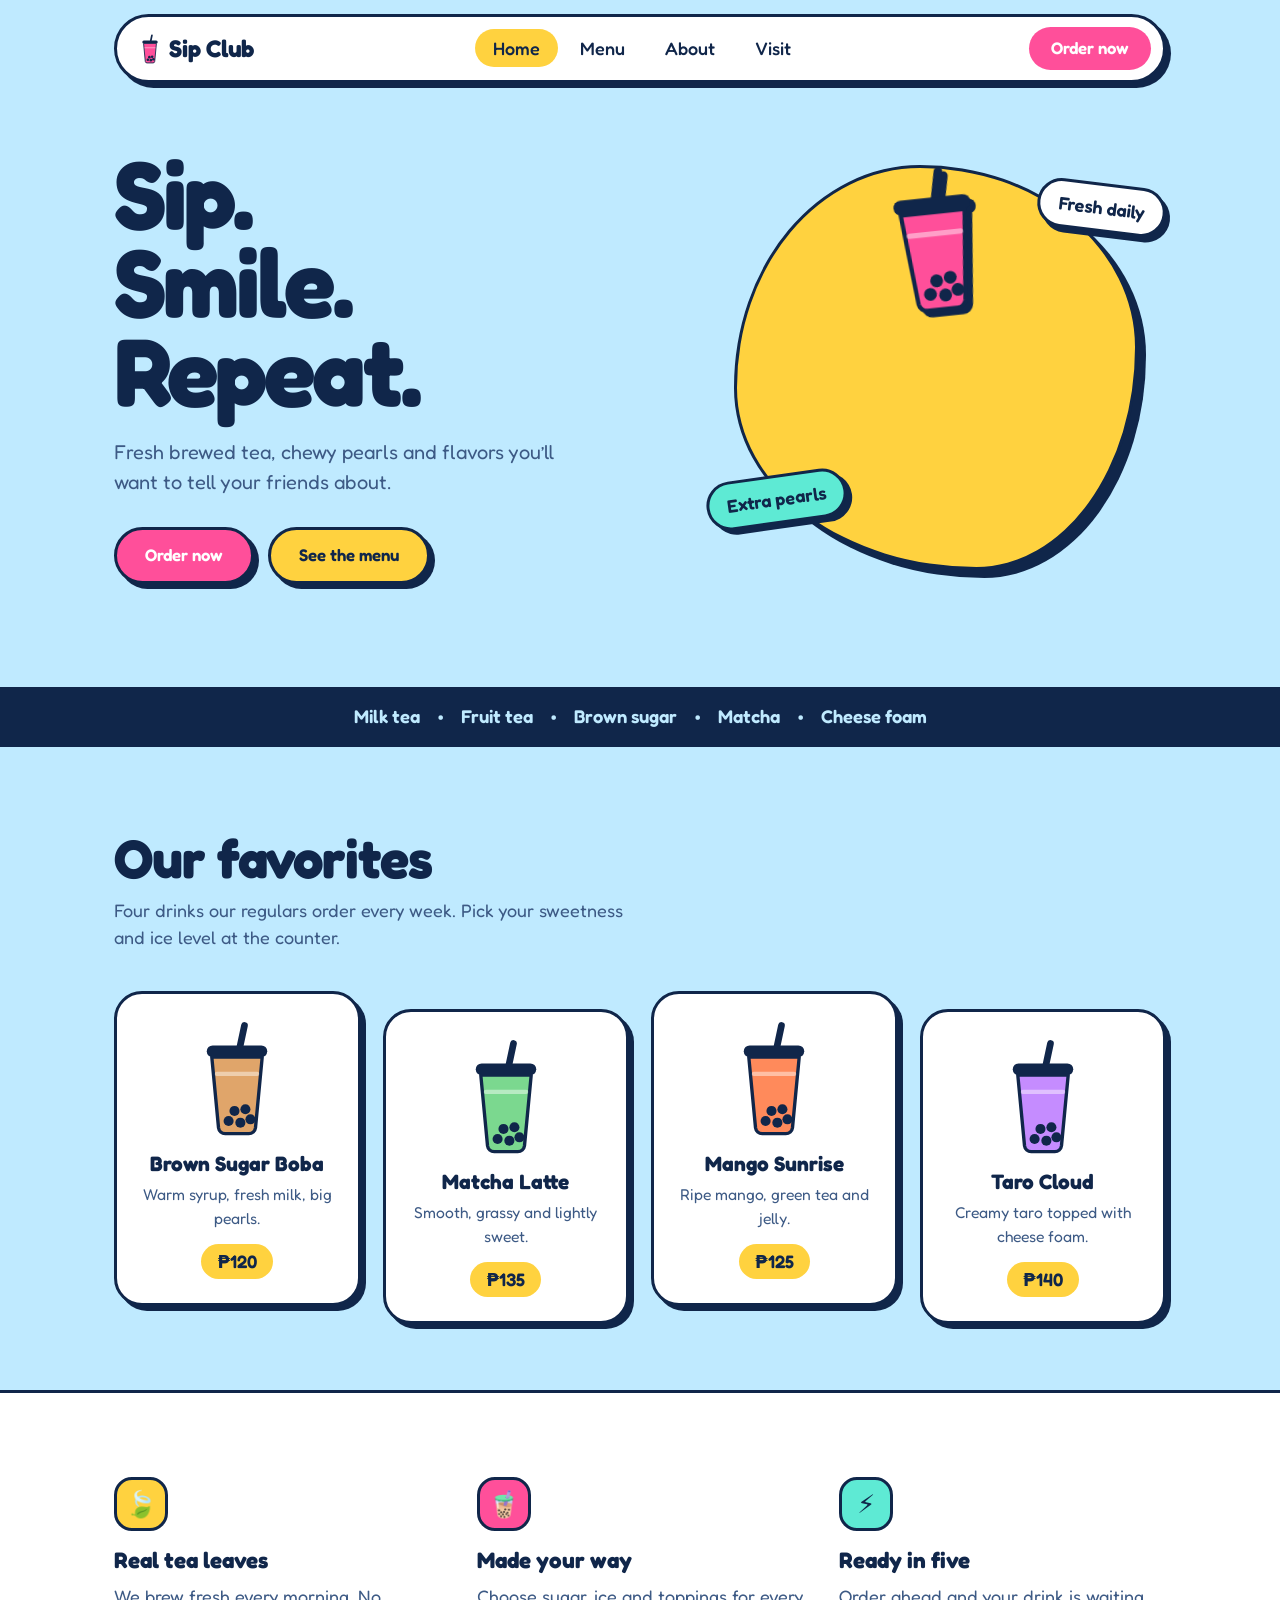
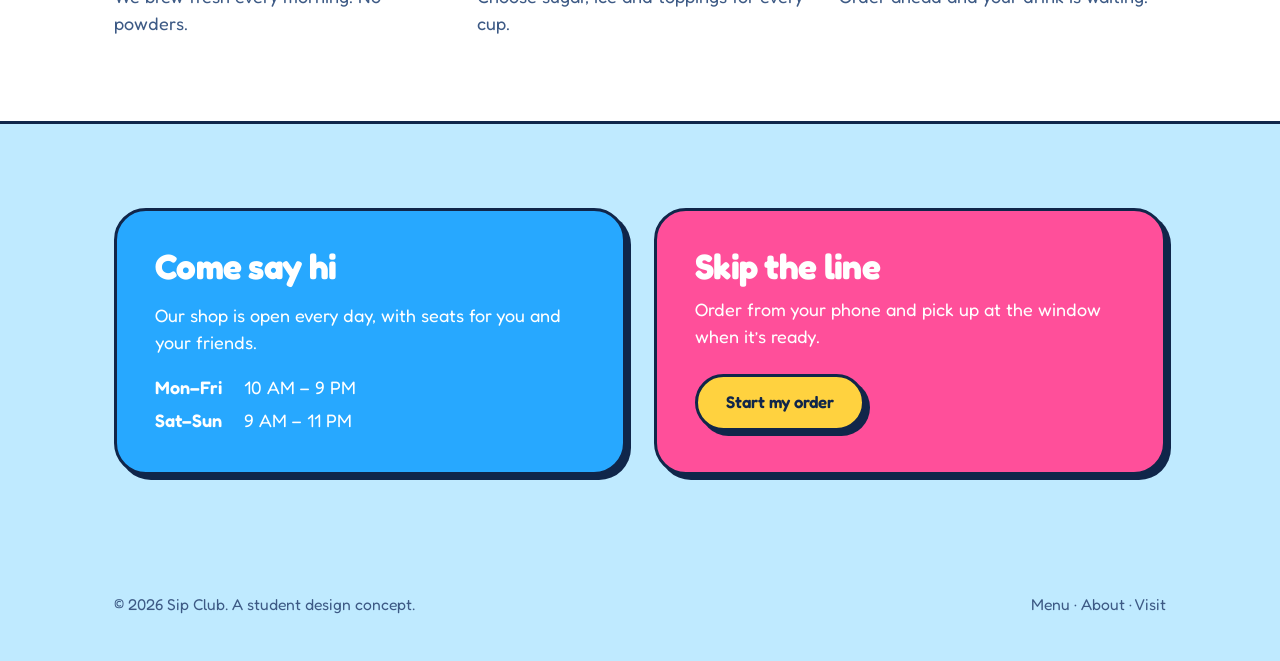
<file: john-kyle-portfolio/projects/sip-club/index.html>
<!DOCTYPE html>
<html lang="en">
<head>
<meta charset="utf-8">
<meta name="viewport" content="width=device-width, initial-scale=1, viewport-fit=cover">
<title>Sip Club – Bubble tea, made fresh</title>
<link href="https://fonts.googleapis.com/css2?family=Fredoka:wght@400;500;600;700&display=swap" rel="stylesheet">
<style>
:root{
  --bg:#bfeaff; --paper:#ffffff; --ink:#10264a; --mute:#3d5a85;
  --sun:#ffd23f; --pink:#ff4f9a; --sky:#27a8ff; --mint:#5eead4;
  --shadow:#10264a;
  box-sizing:border-box; color-scheme:light;
  padding-top:env(safe-area-inset-top,0px); padding-bottom:env(safe-area-inset-bottom,0px);
}
@media (prefers-color-scheme:dark){:root:not([data-theme="light"]){
  --bg:#0f2547; --paper:#17335f; --ink:#f2f8ff; --mute:#a9c4ec; --shadow:#04101f; color-scheme:dark;}}
:root[data-theme="dark"]{--bg:#0f2547; --paper:#17335f; --ink:#f2f8ff; --mute:#a9c4ec; --shadow:#04101f; color-scheme:dark}
*,*::before,*::after{box-sizing:inherit}
html{scroll-padding-top:env(safe-area-inset-top,0px);scroll-behavior:smooth}
body{margin:0;background:var(--bg);color:var(--ink);font:400 18px/1.5 Fredoka,"Trebuchet MS",system-ui,sans-serif;overflow-x:hidden}
a{color:inherit;text-decoration:none}
:focus-visible{outline:3px solid var(--pink);outline-offset:3px}
.wrap{max-width:1100px;margin:0 auto;padding:0 24px}
.pop{border:3px solid var(--shadow);box-shadow:5px 5px 0 var(--shadow)}
.btn{display:inline-block;padding:13px 28px;border-radius:999px;font-weight:600;font-size:1.05rem;background:var(--pink);color:#fff;transition:transform .12s,box-shadow .12s}
.btn:hover{transform:translate(2px,2px);box-shadow:3px 3px 0 var(--shadow)}
.btn.alt{background:var(--sun);color:#10264a}

/* nav */
nav{position:sticky;top:0;z-index:5;padding:14px 0}
nav .wrap{display:flex;align-items:center;gap:20px;background:var(--paper);border-radius:999px;padding:10px 12px 10px 22px;max-width:1052px}
.logo{font-weight:700;font-size:1.5rem;letter-spacing:-.01em;display:flex;align-items:center;gap:8px}
.logo svg{width:22px;height:30px;color:var(--pink)}
nav ul{display:flex;gap:4px;list-style:none;margin:0 auto;padding:0}
nav ul a{padding:8px 18px;border-radius:999px;font-weight:500}
nav ul a:hover,nav ul a.on{background:var(--sun);color:#10264a}
nav .btn{padding:9px 22px;box-shadow:none;border:0}

/* hero */
.hero{padding:40px 0 90px}
.hero .wrap{display:grid;grid-template-columns:1.1fr .9fr;gap:30px;align-items:center}
h1{font-size:clamp(3rem,8vw,6rem);line-height:.92;letter-spacing:-.03em;font-weight:700;margin:0 0 22px}
.hero p{font-size:1.25rem;color:var(--mute);max-width:24em;margin:0 0 30px}
.cta{display:flex;gap:14px;flex-wrap:wrap}
.stage{position:relative;aspect-ratio:1;max-width:460px;margin-left:auto;width:100%}
.blob{position:absolute;inset:6%;background:var(--sun);border-radius:46% 54% 40% 60%/55% 45% 55% 45%;border:3px solid var(--shadow);box-shadow:8px 8px 0 var(--shadow)}
.stage .big{position:absolute;left:24%;top:6%;width:52%;color:var(--pink);transform:rotate(-6deg);filter:drop-shadow(5px 5px 0 var(--shadow))}
.sticker{position:absolute;padding:8px 18px;border-radius:999px;font-weight:600;background:var(--paper);transform:rotate(7deg)}
.s1{right:0;top:10%}.s2{left:0;bottom:16%;transform:rotate(-8deg);background:var(--mint);color:#10264a}

/* marquee-free strip */
.strip{background:var(--ink);color:var(--bg);padding:16px 0;font-weight:600;font-size:1.15rem;overflow:hidden;white-space:nowrap;text-align:center}
.strip span{margin:0 18px}

section{padding:84px 0}
h2{font-size:clamp(2.2rem,5vw,3.4rem);line-height:1;letter-spacing:-.02em;margin:0 0 12px;font-weight:700}
.lead{color:var(--mute);margin:0 0 40px;max-width:30em}

/* menu */
.menu{display:grid;grid-template-columns:repeat(4,1fr);gap:22px}
.drink{background:var(--paper);border-radius:28px;padding:22px 20px 24px;text-align:center}
.drink:nth-child(2){transform:translateY(18px)}.drink:nth-child(4){transform:translateY(18px)}
.drink svg{width:84px;height:118px;margin:4px auto 10px;display:block}
.drink h3{margin:0;font-size:1.3rem}
.drink p{margin:4px 0 14px;color:var(--mute);font-size:.98rem}
.price{display:inline-block;padding:4px 16px;border-radius:999px;background:var(--sun);color:#10264a;font-weight:600}

/* why */
.why{background:var(--paper);border-block:3px solid var(--shadow)}
.why .wrap{display:grid;grid-template-columns:repeat(3,1fr);gap:36px}
.why h3{margin:12px 0 6px;font-size:1.4rem}
.why p{margin:0;color:var(--mute)}
.dot{width:54px;height:54px;border-radius:18px;display:grid;place-items:center;font-size:1.6rem;border:3px solid var(--shadow)}

/* visit */
.visit .wrap{display:grid;grid-template-columns:1fr 1fr;gap:28px}
.box{border-radius:32px;padding:38px}
.hours{background:var(--sky);color:#fff}
.hours h2{font-size:2.2rem}
.hours dl{margin:18px 0 0;display:grid;grid-template-columns:auto 1fr;gap:6px 22px}
.hours dt{font-weight:600}.hours dd{margin:0}
.order{background:var(--pink);color:#fff}
.order h2{font-size:2.2rem}.order p{margin:0 0 24px}
footer{padding:34px 0 44px;font-size:.98rem;color:var(--mute)}
footer .wrap{display:flex;flex-wrap:wrap;gap:16px;justify-content:space-between}

@media (max-width:860px){
  nav ul{display:none}nav .btn{margin-left:auto}
  .hero .wrap,.visit .wrap,.why .wrap{grid-template-columns:1fr}
  .stage{margin:0 auto}
  .menu{grid-template-columns:repeat(2,1fr)}
  .drink:nth-child(n){transform:none}
  section{padding:60px 0}
}
@media (max-width:480px){.menu{grid-template-columns:1fr}}
@media (prefers-reduced-motion:reduce){*{transition:none!important;scroll-behavior:auto!important}}
</style>
</head>
<body>
<svg width="0" height="0" style="position:absolute" aria-hidden="true">
  <symbol id="cup" viewBox="0 0 100 140">
    <rect x="52" y="2" width="8" height="40" rx="4" fill="#10264a" transform="rotate(12 56 20)"/>
    <rect x="14" y="30" width="72" height="14" rx="7" fill="#10264a"/>
    <path d="M20 44h60l-8 84a8 8 0 0 1-8 7H36a8 8 0 0 1-8-7z" fill="currentColor" stroke="#10264a" stroke-width="4" stroke-linejoin="round"/>
    <path d="M26 64h48" stroke="#fff" stroke-opacity=".45" stroke-width="5" stroke-linecap="round"/>
    <g fill="#10264a"><circle cx="40" cy="120" r="6"/><circle cx="54" cy="122" r="6"/><circle cx="66" cy="118" r="6"/><circle cx="47" cy="108" r="6"/><circle cx="60" cy="106" r="6"/></g>
  </symbol>
</svg>

<nav>
  <div class="wrap pop">
    <a class="logo" href="#top"><svg><use href="#cup"/></svg>Sip Club</a>
    <ul>
      <li><a class="on" href="#top">Home</a></li>
      <li><a href="#menu">Menu</a></li>
      <li><a href="#why">About</a></li>
      <li><a href="#visit">Visit</a></li>
    </ul>
    <a class="btn" href="#visit">Order now</a>
  </div>
</nav>

<header class="hero" id="top">
  <div class="wrap">
    <div>
      <h1>Sip.<br>Smile.<br>Repeat.</h1>
      <p>Fresh brewed tea, chewy pearls and flavors you’ll want to tell your friends about.</p>
      <div class="cta">
        <a class="btn pop" href="#visit">Order now</a>
        <a class="btn alt pop" href="#menu">See the menu</a>
      </div>
    </div>
    <div class="stage" aria-hidden="true">
      <div class="blob"></div>
      <svg class="big"><use href="#cup"/></svg>
      <span class="sticker s1 pop">Fresh daily</span>
      <span class="sticker s2 pop">Extra pearls</span>
    </div>
  </div>
</header>

<div class="strip" aria-hidden="true"><span>Milk tea</span>•<span>Fruit tea</span>•<span>Brown sugar</span>•<span>Matcha</span>•<span>Cheese foam</span></div>

<section id="menu">
  <div class="wrap">
    <h2>Our favorites</h2>
    <p class="lead">Four drinks our regulars order every week. Pick your sweetness and ice level at the counter.</p>
    <div class="menu">
      <article class="drink pop"><svg style="color:#e0a56a"><use href="#cup"/></svg><h3>Brown Sugar Boba</h3><p>Warm syrup, fresh milk, big pearls.</p><span class="price">₱120</span></article>
      <article class="drink pop"><svg style="color:#7bd88f"><use href="#cup"/></svg><h3>Matcha Latte</h3><p>Smooth, grassy and lightly sweet.</p><span class="price">₱135</span></article>
      <article class="drink pop"><svg style="color:#ff8a5b"><use href="#cup"/></svg><h3>Mango Sunrise</h3><p>Ripe mango, green tea and jelly.</p><span class="price">₱125</span></article>
      <article class="drink pop"><svg style="color:#c58cff"><use href="#cup"/></svg><h3>Taro Cloud</h3><p>Creamy taro topped with cheese foam.</p><span class="price">₱140</span></article>
    </div>
  </div>
</section>

<section class="why" id="why">
  <div class="wrap">
    <div><div class="dot" style="background:var(--sun)">🍃</div><h3>Real tea leaves</h3><p>We brew fresh every morning. No powders.</p></div>
    <div><div class="dot" style="background:var(--pink)">🧋</div><h3>Made your way</h3><p>Choose sugar, ice and toppings for every cup.</p></div>
    <div><div class="dot" style="background:var(--mint)">⚡</div><h3>Ready in five</h3><p>Order ahead and your drink is waiting.</p></div>
  </div>
</section>

<section class="visit" id="visit">
  <div class="wrap">
    <div class="box hours pop">
      <h2>Come say hi</h2>
      <p>Our shop is open every day, with seats for you and your friends.</p>
      <dl><dt>Mon–Fri</dt><dd>10 AM – 9 PM</dd><dt>Sat–Sun</dt><dd>9 AM – 11 PM</dd></dl>
    </div>
    <div class="box order pop">
      <h2>Skip the line</h2>
      <p>Order from your phone and pick up at the window when it’s ready.</p>
      <a class="btn alt pop" href="#top">Start my order</a>
    </div>
  </div>
</section>

<footer>
  <div class="wrap"><span>© 2026 Sip Club. A student design concept.</span><span>Menu · About · Visit</span></div>
</footer>
</body>
</html>
</file>
<file: css/style.css>
:root{
  --bg:#bfeaff; --paper:#ffffff; --ink:#10264a; --mute:#3d5a85;
  --sun:#ffd23f; --pink:#cc4a1a; --focus:#1d4ed8; --sky:#27a8ff; --mint:#5eead4; --shadow:#10264a;
  box-sizing:border-box; color-scheme:light;
  padding-top:env(safe-area-inset-top,0px); padding-bottom:env(safe-area-inset-bottom,0px);
}
@media (prefers-color-scheme:dark){:root:not([data-theme="light"]){--bg:#0f2547;--paper:#17335f;--ink:#f2f8ff;--mute:#a9c4ec;--shadow:#04101f;color-scheme:dark}}
:root[data-theme="dark"]{--bg:#0f2547;--paper:#17335f;--ink:#f2f8ff;--mute:#a9c4ec;--shadow:#04101f;color-scheme:dark}
*,*::before,*::after{box-sizing:inherit}
html{scroll-padding-top:90px;scroll-behavior:smooth}
body{margin:0;background:var(--bg);color:var(--ink);font:400 18px/1.55 Fredoka,"Trebuchet MS",system-ui,sans-serif;overflow-x:hidden}
a{color:inherit;text-decoration:none}
:focus-visible{outline:3px solid var(--focus);outline-offset:3px}
.wrap{max-width:1100px;margin:0 auto;padding:0 24px}
.pop{border:3px solid var(--shadow);box-shadow:5px 5px 0 var(--shadow)}
.btn{display:inline-block;padding:13px 28px;border-radius:999px;font-weight:600;font-size:1.05rem;background:var(--pink);color:#fff;border:0;font-family:inherit;cursor:pointer;transition:transform .12s,box-shadow .12s}
.btn:hover{transform:translate(2px,2px);box-shadow:3px 3px 0 var(--shadow)}
.btn.alt{background:var(--sun);color:#10264a}
nav{position:-webkit-sticky;position:sticky;top:0;z-index:5;padding:14px 0}
nav .wrap{position:relative;display:flex;align-items:center;gap:20px;background:var(--paper);border-radius:999px;padding:10px 12px 10px 22px;max-width:1052px}
.logo{font-weight:700;font-size:1.5rem;display:flex;align-items:center;gap:8px}
.avatar{display:block;flex:none;width:40px;height:40px;border-radius:50%;overflow:hidden;border:3px solid var(--shadow)}
.avatar img{display:block;width:100%;height:100%;object-fit:cover;transform:scale(1.8);transform-origin:56% 44%}
nav ul{display:flex;gap:4px;list-style:none;margin:0 auto;padding:0}
nav ul a{padding:8px 16px;border-radius:999px;font-weight:500;white-space:nowrap}
nav ul a:hover,nav ul a.on{background:var(--sun);color:#10264a}
nav .btn{padding:9px 22px;box-shadow:none}
.hero{padding:40px 0 90px}
.hero .wrap{display:grid;grid-template-columns:1.1fr .9fr;gap:30px;align-items:center}
h1{font-size:clamp(3rem,8vw,6rem);line-height:.92;letter-spacing:-.03em;font-weight:700;margin:0 0 22px}
.hero p{font-size:1.25rem;color:var(--mute);max-width:26em;margin:0 0 30px}
.cta{display:flex;gap:14px;flex-wrap:wrap}
.stage{position:relative;aspect-ratio:1;max-width:460px;margin-left:auto;width:100%}
.blob{position:absolute;inset:6%;background:var(--sun);border-radius:46% 54% 40% 60%/55% 45% 55% 45%;border:3px solid var(--shadow);box-shadow:8px 8px 0 var(--shadow);animation:morph 4s ease-in-out 1 forwards}
@keyframes morph{to{border-radius:58% 42% 55% 45%/42% 58% 42% 58%}}
.stage .me{position:absolute;inset:11%;width:78%;height:78%;object-fit:cover;border-radius:50%;border:3px solid var(--shadow);box-shadow:5px 5px 0 var(--shadow);transform:rotate(-3deg)}
.sticker{position:absolute;padding:8px 18px;border-radius:999px;font-weight:600;background:var(--paper);transform:rotate(7deg)}
.s1{right:0;top:10%}.s2{left:0;bottom:16%;transform:rotate(-8deg);background:var(--mint);color:#10264a}
.strip{background:var(--ink);color:var(--bg);padding:16px 0;font-weight:600;font-size:1.15rem;text-align:center}
.strip span{margin:0 18px}
.strip .list{display:flex;flex-wrap:wrap;justify-content:center;align-items:center;row-gap:4px;padding:0 12px}
section{padding:84px 0}
h2{font-size:clamp(2.2rem,5vw,3.4rem);line-height:1;letter-spacing:-.02em;margin:0 0 12px;font-weight:700}
h3{margin:0 0 6px;font-size:1.3rem}
.lead{color:var(--mute);margin:0 0 40px;max-width:32em}
/* about */
.about{background:var(--paper);border-block:3px solid var(--shadow)}
.about .wrap{display:grid;grid-template-columns:1fr 1fr;gap:44px;align-items:start}
.about p{color:var(--mute);margin:0 0 16px}
.chips{display:flex;flex-wrap:wrap;gap:10px;margin:0;padding:0;list-style:none}
.chips li{padding:6px 16px;border-radius:999px;font-weight:500;border:3px solid var(--shadow);background:var(--bg)}
.chips li:nth-child(4n+1){background:var(--sun);color:#10264a}.chips li:nth-child(4n+2){background:var(--mint);color:#10264a}
.chips li:nth-child(4n+3){background:#ffc7b0;color:#10264a}
.skills h3{margin:22px 0 10px}.skills h3:first-child{margin-top:0}
/* projects */
.grid{display:grid;grid-template-columns:repeat(3,1fr);gap:22px}
.card{background:var(--paper);border-radius:28px;padding:26px 24px;display:flex;flex-direction:column}
.card p{color:var(--mute);margin:6px 0 14px;font-size:1rem}
.card ul{margin:0 0 16px;padding-left:20px;color:var(--mute);font-size:.98rem}
.tag{align-self:flex-start;padding:3px 14px;border-radius:999px;background:var(--sun);color:#10264a;font-weight:600;font-size:.9rem;margin-bottom:12px}
.card:nth-child(2) .tag{background:var(--mint)}.card:nth-child(3) .tag{background:#ffc7b0}
.card .btn{margin-top:auto;align-self:flex-start;padding:9px 22px;font-size:1rem}
h2.sub{font-size:2rem;margin:64px 0 24px}
.cert{background:var(--paper);border-radius:24px;padding:20px 22px;display:flex;gap:14px;align-items:flex-start}
.cert .ico{flex:none;width:48px;height:48px;border-radius:16px;display:grid;place-items:center;font-size:1.4rem;border:3px solid var(--shadow);background:var(--sun)}
.cert p{margin:0;color:var(--mute);font-size:.98rem}
/* contact */
.contact .wrap{display:grid;grid-template-columns:1fr 1fr;gap:28px;align-items:start}
.box{border-radius:32px;padding:38px}
.reach{background:var(--sky);color:#10264a}
.reach h2,.msg h2{font-size:2.2rem}
.reach ul{list-style:none;padding:0;margin:18px 0 0;display:grid;gap:10px}
.reach a{text-decoration:underline;text-underline-offset:3px}
.msg{background:#c4d2ff;color:#10264a}
label{display:block;font-weight:600;margin:0 0 4px}
input,textarea{width:100%;font:inherit;padding:10px 16px;border-radius:18px;border:3px solid var(--shadow);background:var(--paper);color:var(--ink);margin-bottom:14px}
input:focus,textarea:focus,input:focus-visible,textarea:focus-visible{outline:3px solid #10264a;outline-offset:3px;border-color:#10264a;box-shadow:4px 4px 0 var(--shadow)}
textarea{min-height:110px;resize:none}
.ta{position:relative;margin-bottom:14px}
.ta textarea{display:block;margin-bottom:0}
.grip{position:absolute;right:8px;bottom:8px;width:28px;height:28px;border-radius:9px;border:2px solid var(--shadow);background:var(--sun) url("data:image/svg+xml,%3Csvg xmlns='http://www.w3.org/2000/svg' viewBox='0 0 14 14'%3E%3Cpath d='M12 4 4 12M12 8 8 12' stroke='%2310264a' stroke-width='2' stroke-linecap='round'/%3E%3C/svg%3E") center/14px no-repeat;cursor:ns-resize;touch-action:none;transition:background-color .15s,transform .15s}
.grip:hover,.grip:active,.ta:focus-within .grip{background-color:var(--mint);transform:scale(1.1)}
.hint{font-weight:400;font-size:.85rem;opacity:.75}
.plan{margin-top:34px;background:var(--paper);border-radius:28px;padding:26px 30px}
.plan p{margin:6px 0 0;color:var(--mute)}
footer{padding:34px 0 44px;font-size:.98rem;color:var(--mute)}
footer .wrap{display:flex;flex-wrap:wrap;gap:16px;justify-content:space-between}
html{-webkit-text-size-adjust:100%;text-size-adjust:100%}
img{max-width:100%}
a,button{-webkit-tap-highlight-color:transparent}
.menu-btn{display:none;width:46px;height:46px;border-radius:50%;border:3px solid var(--shadow);background:var(--sun);cursor:pointer;padding:0;flex:none;align-items:center;justify-content:center;flex-direction:column;gap:5px}
.menu-btn span{display:block;width:20px;height:3px;border-radius:3px;background:#10264a;transition:transform .2s,opacity .2s}
nav.open .menu-btn span:nth-child(1){transform:translateY(8px) rotate(45deg)}
nav.open .menu-btn span:nth-child(2){opacity:0}
nav.open .menu-btn span:nth-child(3){transform:translateY(-8px) rotate(-45deg)}
@supports not (aspect-ratio:1){.stage{height:0;padding-bottom:100%}}
@media (hover:none){.btn:hover{transform:none;box-shadow:none}.btn:active{transform:translate(2px,2px)}}
@media (min-width:1500px){body{font-size:19px}}
@media (max-width:1024px){.grid{grid-template-columns:repeat(2,1fr)}.wrap{padding:0 22px}}
@media (max-width:860px){
  nav .wrap{gap:12px}
  .menu-btn{display:flex}
  nav .btn{margin-left:auto}
  nav ul{display:none;position:absolute;top:calc(100% + 12px);left:0;right:0;flex-direction:column;margin:0;padding:10px;gap:2px;background:var(--paper);border:3px solid var(--shadow);border-radius:28px;box-shadow:5px 5px 0 var(--shadow)}
  nav.open ul{display:flex}
  nav ul a{display:block;padding:14px 18px;font-size:1.1rem}
  .hero{padding:24px 0 60px}
  .hero .wrap,.about .wrap,.contact .wrap{grid-template-columns:minmax(0,1fr)}
  .stage{margin:0 auto;max-width:380px}
  .hero p{max-width:none}
  section{padding:60px 0}
  .box{padding:30px}
}
@media (max-width:640px){.grid{grid-template-columns:minmax(0,1fr)}}
@media (max-width:480px){
  body{font-size:17px}
  .wrap{padding:0 16px}
  nav{padding:10px 0}
  nav .wrap{gap:8px;padding:8px 8px 8px 14px}
  .logo{font-size:1.1rem;white-space:nowrap;gap:6px}.avatar{width:34px;height:34px}
  nav .btn{padding:8px 14px;font-size:.92rem}
  .menu-btn{width:42px;height:42px}
  .sticker{font-size:.85rem;padding:6px 12px}
  .cta .btn{flex:1 1 100%;text-align:center}
  .box{padding:24px;border-radius:26px}
  .card{padding:22px 20px}
  .strip{font-size:1rem}.strip span{margin:0 10px}
  .plan{padding:22px}
  footer .wrap{flex-direction:column}
}
@media (max-width:380px){nav .btn{display:none}.menu-btn{margin-left:auto}.logo{font-size:1rem}h1{font-size:2.7rem}}
@media (prefers-reduced-motion:reduce){*{transition:none!important;animation:none!important;scroll-behavior:auto!important}}
.note{color:var(--mute);margin:22px 0 0}
.certs{display:grid;grid-template-columns:repeat(2,1fr);gap:22px}
.cc{background:var(--paper);border-radius:28px;padding:16px 16px 22px;display:flex;flex-direction:column}
.cc .thumb{display:block;width:100%;padding:0;border:3px solid var(--shadow);border-radius:16px;overflow:hidden;background:#fff;cursor:zoom-in;margin-bottom:16px}
.cc .thumb img{display:block;width:100%;height:auto}
.cc .tag{margin-bottom:8px}
.cc h3{padding:0 6px}
.cc p{color:var(--mute);margin:6px 0 0;padding:0 6px;font-size:1rem}
#lb{position:fixed;inset:0;z-index:20;background:rgba(4,16,31,.88);display:none;align-items:center;justify-content:center;padding:16px;cursor:zoom-out}
#lb.open{display:flex}
#lb img{max-width:100%;max-height:100%;border-radius:12px;border:3px solid #fff;background:#fff}
@media (max-width:640px){.certs{grid-template-columns:minmax(0,1fr)}}
.reach li,.reach a{overflow-wrap:anywhere}
.card .thumb{display:block;width:100%;padding:0;border:3px solid var(--shadow);border-radius:16px;overflow:hidden;background:#fff;cursor:zoom-in;margin-bottom:16px}
.card .thumb img{display:block;width:100%;height:auto}
.skip{position:absolute;left:12px;top:-60px;z-index:30;padding:10px 18px;border-radius:999px;background:var(--sun);color:#10264a;font-weight:600;border:3px solid var(--shadow)}
.skip:focus{top:12px}
main{display:block}
/* projects: wide cards with the picture beside the text */
.grid.projects{grid-template-columns:minmax(0,1fr);gap:32px}
.card.project{display:grid;grid-template-columns:minmax(0,5fr) minmax(0,6fr);grid-template-areas:"tag tag" "media body";column-gap:32px;row-gap:16px;align-items:start;padding:24px 28px 28px}
.card.project .tag{grid-area:tag;margin:0;justify-self:start}
.card.project .card-media{grid-area:media}
.card.project .card-body{grid-area:body;display:flex;flex-direction:column;align-self:stretch}
.card.project .card-body h3{font-size:1.5rem;margin:0 0 8px}
.card.project .card-body p{margin:0 0 14px}
.card.project .card-body ul{margin:0 0 20px;display:grid;gap:8px}
.card.project .card-body .btn{margin-top:auto}
.card.project .thumb{margin-bottom:0}
.panel{display:grid;place-items:center;min-height:240px;border:3px solid var(--shadow);border-radius:16px;background:var(--sun)}
.panel img{width:min(190px,60%);height:auto;aspect-ratio:1;object-fit:cover;border-radius:50%;border:3px solid var(--shadow);box-shadow:5px 5px 0 var(--shadow)}
.note{margin:26px 0 0}
h2.sub{margin:84px 0 26px}
@media (max-width:860px){
  .card.project{grid-template-columns:minmax(0,1fr);grid-template-areas:"tag" "media" "body";padding:20px 20px 24px}
  .panel{min-height:200px}
  h2.sub{margin:64px 0 22px}
}
.card.project .card-body ul:last-child{margin-bottom:0}
/* HCI: accessible focus colour in dark mode */
@media (prefers-color-scheme:dark){:root:not([data-theme="light"]){--focus:#ffd23f}}
:root[data-theme="dark"]{--focus:#ffd23f}
/* HCI: larger tap targets for contact links */
.reach a{display:inline-block;padding:8px 0}
.reach ul{gap:2px}
/* HCI: visible hint that pictures can be enlarged */
.thumb{position:relative}
.thumb::after{content:"Click to enlarge";position:absolute;right:10px;top:10px;padding:3px 12px;border-radius:999px;background:#fff;color:#10264a;border:2px solid #10264a;font-size:.8rem;font-weight:600;line-height:1.4;pointer-events:none}
@media (hover:none){.thumb::after{content:"Tap to enlarge"}}
/* HCI: close button for the enlarged picture */
.lb-close{position:absolute;top:14px;right:14px;width:46px;height:46px;border-radius:50%;border:3px solid #10264a;background:#ffd23f;color:#10264a;font-size:1.3rem;font-weight:700;line-height:1;cursor:pointer;font-family:inherit}
/* HCI: feedback message for the contact form */
.status{margin:12px 0 0;min-height:1.6em;font-weight:600;overflow-wrap:anywhere}
.status.err{color:#9f1239}
textarea[aria-invalid="true"]{border-color:#9f1239}
/* copy-email button */
.copy-row{display:flex;align-items:center;gap:12px;flex-wrap:wrap}
.copy{padding:8px 20px;min-height:44px;border-radius:999px;border:3px solid #10264a;background:#ffd23f;color:#10264a;font:inherit;font-weight:600;cursor:pointer;transition:transform .12s,box-shadow .12s}
.copy:hover{transform:translate(2px,2px);box-shadow:3px 3px 0 #10264a}
#copy-status{font-weight:600}
/* light help text */
.tip{font-size:.95rem}
.help{font-size:.95rem;margin:10px 0 0}
.reach .help{margin:0 0 4px}
.msg .help{margin:4px 0 0}

/* ===== HCI round 2 ===== */
/* Fitts's law / WCAG 2.5.8: every control is at least 44px tall */
nav ul a,.logo{min-height:44px}
@media (min-width:861px){nav ul a{display:inline-flex;align-items:center}}
@media (max-width:860px){nav ul a{min-height:48px}}
@media (max-width:480px){.menu-btn{width:44px;height:44px}}
.card .btn,.btn.alt{min-height:44px}
.card .btn{display:inline-flex;align-items:center;gap:6px}
.totop{display:inline-flex;align-items:center;gap:6px;min-height:44px;padding:0 4px;text-decoration:underline;text-underline-offset:3px;font-weight:600;color:var(--ink)}
.totop:hover{background:var(--sun);color:#10264a;border-radius:999px;padding:0 14px;text-decoration:none}
footer .wrap{align-items:center}
/* signifier: arrow marks links that leave the page */
.ext{display:inline-block;margin-left:4px;font-size:.85em;text-decoration:none}
/* skip-link target should not draw a ring when focused by the script */
main:focus{outline:none}
/* recognition over recall: optional / required notes at the field */
.hint{font-weight:500;font-size:.9rem;opacity:1;color:#2b3f66}
/* dark-mode switch: a floating, labelled button that is visible from the first screen */
.theme{position:fixed;left:max(16px,env(safe-area-inset-left,0px));bottom:max(16px,env(safe-area-inset-bottom,0px));z-index:10;display:inline-flex;align-items:center;gap:10px;min-height:52px;padding:0 22px 0 16px;border-radius:999px;border:3px solid var(--shadow);box-shadow:5px 5px 0 var(--shadow);background:var(--sun);color:#10264a;font:inherit;font-weight:600;font-size:1.05rem;cursor:pointer;transition:transform .12s,box-shadow .12s}
.theme[hidden]{display:none}
.theme:hover{transform:translate(2px,2px);box-shadow:3px 3px 0 var(--shadow)}
.theme-ico{font-size:1.4rem;line-height:1}
@media (hover:none){.theme:hover{transform:none;box-shadow:5px 5px 0 var(--shadow)}.theme:active{transform:translate(2px,2px);box-shadow:3px 3px 0 var(--shadow)}}
@media (max-width:480px){.theme{min-height:48px;padding:0 18px 0 14px;font-size:1rem}}
/* keep the floating button from covering the end of the page */
footer{padding-bottom:96px}
/* feedback: current section is announced and shown, not only coloured */
nav ul a[aria-current]{box-shadow:inset 0 -3px 0 var(--shadow)}
/* second copy button sits under the form status */
#copy-msg{margin:4px 0 6px}
#copy-msg[hidden]{display:none}
/* high-contrast / forced-colors users keep visible control borders */
@media (forced-colors:active){.btn,.copy,.theme,.menu-btn,.chips li{border:2px solid ButtonText}.grip{forced-color-adjust:none}}
/* printing: drop the animated decoration and sticky bar */
@media print{nav,.strip,.blob,.sticker,.msg,.skip,.theme{display:none!important}body{background:#fff;color:#000}.pop{box-shadow:none}}
.reach a{padding:10px 0}
</file>
<file: john-kyle-portfolio/css/style.css>
:root{
  --bg:#bfeaff; --paper:#ffffff; --ink:#10264a; --mute:#3d5a85;
  --sun:#ffd23f; --pink:#f25c2a; --sky:#27a8ff; --mint:#5eead4; --shadow:#10264a;
  box-sizing:border-box; color-scheme:light;
  padding-top:env(safe-area-inset-top,0px); padding-bottom:env(safe-area-inset-bottom,0px);
}
@media (prefers-color-scheme:dark){:root:not([data-theme="light"]){--bg:#0f2547;--paper:#17335f;--ink:#f2f8ff;--mute:#a9c4ec;--shadow:#04101f;color-scheme:dark}}
:root[data-theme="dark"]{--bg:#0f2547;--paper:#17335f;--ink:#f2f8ff;--mute:#a9c4ec;--shadow:#04101f;color-scheme:dark}
*,*::before,*::after{box-sizing:inherit}
html{scroll-padding-top:90px;scroll-behavior:smooth}
body{margin:0;background:var(--bg);color:var(--ink);font:400 18px/1.55 Fredoka,"Trebuchet MS",system-ui,sans-serif;overflow-x:hidden}
a{color:inherit;text-decoration:none}
:focus-visible{outline:3px solid var(--pink);outline-offset:3px}
.wrap{max-width:1100px;margin:0 auto;padding:0 24px}
.pop{border:3px solid var(--shadow);box-shadow:5px 5px 0 var(--shadow)}
.btn{display:inline-block;padding:13px 28px;border-radius:999px;font-weight:600;font-size:1.05rem;background:var(--pink);color:#fff;border:0;font-family:inherit;cursor:pointer;transition:transform .12s,box-shadow .12s}
.btn:hover{transform:translate(2px,2px);box-shadow:3px 3px 0 var(--shadow)}
.btn.alt{background:var(--sun);color:#10264a}
nav{position:-webkit-sticky;position:sticky;top:0;z-index:5;padding:14px 0}
nav .wrap{position:relative;display:flex;align-items:center;gap:20px;background:var(--paper);border-radius:999px;padding:10px 12px 10px 22px;max-width:1052px}
.logo{font-weight:700;font-size:1.5rem;display:flex;align-items:center;gap:8px}
.avatar{display:block;flex:none;width:40px;height:40px;border-radius:50%;overflow:hidden;border:3px solid var(--shadow)}
.avatar img{display:block;width:100%;height:100%;object-fit:cover;transform:scale(1.8);transform-origin:56% 44%}
nav ul{display:flex;gap:4px;list-style:none;margin:0 auto;padding:0}
nav ul a{padding:8px 16px;border-radius:999px;font-weight:500;white-space:nowrap}
nav ul a:hover,nav ul a.on{background:var(--sun);color:#10264a}
nav .btn{padding:9px 22px;box-shadow:none}
.hero{padding:40px 0 90px}
.hero .wrap{display:grid;grid-template-columns:1.1fr .9fr;gap:30px;align-items:center}
h1{font-size:clamp(3rem,8vw,6rem);line-height:.92;letter-spacing:-.03em;font-weight:700;margin:0 0 22px}
.hero p{font-size:1.25rem;color:var(--mute);max-width:26em;margin:0 0 30px}
.cta{display:flex;gap:14px;flex-wrap:wrap}
.stage{position:relative;aspect-ratio:1;max-width:460px;margin-left:auto;width:100%}
.blob{position:absolute;inset:6%;background:var(--sun);border-radius:46% 54% 40% 60%/55% 45% 55% 45%;border:3px solid var(--shadow);box-shadow:8px 8px 0 var(--shadow);animation:morph 9s ease-in-out infinite alternate}
@keyframes morph{to{border-radius:58% 42% 55% 45%/42% 58% 42% 58%}}
.stage .me{position:absolute;inset:11%;width:78%;height:78%;object-fit:cover;border-radius:50%;border:3px solid var(--shadow);box-shadow:5px 5px 0 var(--shadow);transform:rotate(-3deg)}
.sticker{position:absolute;padding:8px 18px;border-radius:999px;font-weight:600;background:var(--paper);transform:rotate(7deg)}
.s1{right:0;top:10%}.s2{left:0;bottom:16%;transform:rotate(-8deg);background:var(--mint);color:#10264a}
.strip{background:var(--ink);color:var(--bg);padding:16px 0;font-weight:600;font-size:1.15rem;text-align:center}
.strip span{margin:0 18px}
.strip .list{display:flex;flex-wrap:wrap;justify-content:center;align-items:center;row-gap:4px;padding:0 12px}
section{padding:84px 0}
h2{font-size:clamp(2.2rem,5vw,3.4rem);line-height:1;letter-spacing:-.02em;margin:0 0 12px;font-weight:700}
h3{margin:0 0 6px;font-size:1.3rem}
.lead{color:var(--mute);margin:0 0 40px;max-width:32em}
/* about */
.about{background:var(--paper);border-block:3px solid var(--shadow)}
.about .wrap{display:grid;grid-template-columns:1fr 1fr;gap:44px;align-items:start}
.about p{color:var(--mute);margin:0 0 16px}
.chips{display:flex;flex-wrap:wrap;gap:10px;margin:0;padding:0;list-style:none}
.chips li{padding:6px 16px;border-radius:999px;font-weight:500;border:3px solid var(--shadow);background:var(--bg)}
.chips li:nth-child(4n+1){background:var(--sun);color:#10264a}.chips li:nth-child(4n+2){background:var(--mint);color:#10264a}
.chips li:nth-child(4n+3){background:#ffc7b0;color:#10264a}
.skills h3{margin:22px 0 10px}.skills h3:first-child{margin-top:0}
/* projects */
.grid{display:grid;grid-template-columns:repeat(3,1fr);gap:22px}
.card{background:var(--paper);border-radius:28px;padding:26px 24px;display:flex;flex-direction:column}
.card p{color:var(--mute);margin:6px 0 14px;font-size:1rem}
.card ul{margin:0 0 16px;padding-left:20px;color:var(--mute);font-size:.98rem}
.tag{align-self:flex-start;padding:3px 14px;border-radius:999px;background:var(--sun);color:#10264a;font-weight:600;font-size:.9rem;margin-bottom:12px}
.card:nth-child(2) .tag{background:var(--mint)}.card:nth-child(3) .tag{background:#ffc7b0}
.card .btn{margin-top:auto;align-self:flex-start;padding:9px 22px;font-size:1rem}
h2.sub{font-size:2rem;margin:64px 0 24px}
.cert{background:var(--paper);border-radius:24px;padding:20px 22px;display:flex;gap:14px;align-items:flex-start}
.cert .ico{flex:none;width:48px;height:48px;border-radius:16px;display:grid;place-items:center;font-size:1.4rem;border:3px solid var(--shadow);background:var(--sun)}
.cert p{margin:0;color:var(--mute);font-size:.98rem}
/* contact */
.contact .wrap{display:grid;grid-template-columns:1fr 1fr;gap:28px;align-items:start}
.box{border-radius:32px;padding:38px}
.reach{background:var(--sky);color:#fff}
.reach h2,.msg h2{font-size:2.2rem}
.reach ul{list-style:none;padding:0;margin:18px 0 0;display:grid;gap:10px}
.reach a{text-decoration:underline;text-underline-offset:3px}
.msg{background:#c4d2ff;color:#10264a}
label{display:block;font-weight:600;margin:0 0 4px}
input,textarea{width:100%;font:inherit;padding:10px 16px;border-radius:18px;border:3px solid var(--shadow);background:var(--paper);color:var(--ink);margin-bottom:14px}
input:focus,textarea:focus,input:focus-visible,textarea:focus-visible{outline:3px solid #c8802f;outline-offset:2px;border-color:#c8802f;box-shadow:4px 4px 0 var(--shadow)}
textarea{min-height:110px;resize:none}
.ta{position:relative;margin-bottom:14px}
.ta textarea{display:block;margin-bottom:0}
.grip{position:absolute;right:8px;bottom:8px;width:28px;height:28px;border-radius:9px;border:2px solid var(--shadow);background:var(--sun) url("data:image/svg+xml,%3Csvg xmlns='http://www.w3.org/2000/svg' viewBox='0 0 14 14'%3E%3Cpath d='M12 4 4 12M12 8 8 12' stroke='%2310264a' stroke-width='2' stroke-linecap='round'/%3E%3C/svg%3E") center/14px no-repeat;cursor:ns-resize;touch-action:none;transition:background-color .15s,transform .15s}
.grip:hover,.grip:active,.ta:focus-within .grip{background-color:var(--mint);transform:scale(1.1)}
.hint{font-weight:400;font-size:.85rem;opacity:.75}
.plan{margin-top:34px;background:var(--paper);border-radius:28px;padding:26px 30px}
.plan p{margin:6px 0 0;color:var(--mute)}
footer{padding:34px 0 44px;font-size:.98rem;color:var(--mute)}
footer .wrap{display:flex;flex-wrap:wrap;gap:16px;justify-content:space-between}
html{-webkit-text-size-adjust:100%;text-size-adjust:100%}
img{max-width:100%}
a,button{-webkit-tap-highlight-color:transparent}
.menu-btn{display:none;width:46px;height:46px;border-radius:50%;border:3px solid var(--shadow);background:var(--sun);cursor:pointer;padding:0;flex:none;align-items:center;justify-content:center;flex-direction:column;gap:5px}
.menu-btn span{display:block;width:20px;height:3px;border-radius:3px;background:#10264a;transition:transform .2s,opacity .2s}
nav.open .menu-btn span:nth-child(1){transform:translateY(8px) rotate(45deg)}
nav.open .menu-btn span:nth-child(2){opacity:0}
nav.open .menu-btn span:nth-child(3){transform:translateY(-8px) rotate(-45deg)}
@supports not (aspect-ratio:1){.stage{height:0;padding-bottom:100%}}
@media (hover:none){.btn:hover{transform:none;box-shadow:none}.btn:active{transform:translate(2px,2px)}}
@media (min-width:1500px){body{font-size:19px}}
@media (max-width:1024px){.grid{grid-template-columns:repeat(2,1fr)}.wrap{padding:0 22px}}
@media (max-width:860px){
  nav .wrap{gap:12px}
  .menu-btn{display:flex}
  nav .btn{margin-left:auto}
  nav ul{display:none;position:absolute;top:calc(100% + 12px);left:0;right:0;flex-direction:column;margin:0;padding:10px;gap:2px;background:var(--paper);border:3px solid var(--shadow);border-radius:28px;box-shadow:5px 5px 0 var(--shadow)}
  nav.open ul{display:flex}
  nav ul a{display:block;padding:14px 18px;font-size:1.1rem}
  .hero{padding:24px 0 60px}
  .hero .wrap,.about .wrap,.contact .wrap{grid-template-columns:minmax(0,1fr)}
  .stage{margin:0 auto;max-width:380px}
  .hero p{max-width:none}
  section{padding:60px 0}
  .box{padding:30px}
}
@media (max-width:640px){.grid{grid-template-columns:minmax(0,1fr)}}
@media (max-width:480px){
  body{font-size:17px}
  .wrap{padding:0 16px}
  nav{padding:10px 0}
  nav .wrap{gap:8px;padding:8px 8px 8px 14px}
  .logo{font-size:1.1rem;white-space:nowrap;gap:6px}.avatar{width:34px;height:34px}
  nav .btn{padding:8px 14px;font-size:.92rem}
  .menu-btn{width:42px;height:42px}
  .sticker{font-size:.85rem;padding:6px 12px}
  .cta .btn{flex:1 1 100%;text-align:center}
  .box{padding:24px;border-radius:26px}
  .card{padding:22px 20px}
  .strip{font-size:1rem}.strip span{margin:0 10px}
  .plan{padding:22px}
  footer .wrap{flex-direction:column}
}
@media (max-width:380px){nav .btn{display:none}.menu-btn{margin-left:auto}.logo{font-size:1rem}h1{font-size:2.7rem}}
@media (prefers-reduced-motion:reduce){*{transition:none!important;animation:none!important;scroll-behavior:auto!important}}
.note{color:var(--mute);margin:22px 0 0}
.certs{display:grid;grid-template-columns:repeat(2,1fr);gap:22px}
.cc{background:var(--paper);border-radius:28px;padding:16px 16px 22px;display:flex;flex-direction:column}
.cc .thumb{display:block;width:100%;padding:0;border:3px solid var(--shadow);border-radius:16px;overflow:hidden;background:#fff;cursor:zoom-in;margin-bottom:16px}
.cc .thumb img{display:block;width:100%;height:auto}
.cc .tag{margin-bottom:8px}
.cc h3{padding:0 6px}
.cc p{color:var(--mute);margin:6px 0 0;padding:0 6px;font-size:1rem}
#lb{position:fixed;inset:0;z-index:20;background:rgba(4,16,31,.88);display:none;align-items:center;justify-content:center;padding:16px;cursor:zoom-out}
#lb.open{display:flex}
#lb img{max-width:100%;max-height:100%;border-radius:12px;border:3px solid #fff;background:#fff}
@media (max-width:640px){.certs{grid-template-columns:minmax(0,1fr)}}
.reach li,.reach a{overflow-wrap:anywhere}
.card .thumb{display:block;width:100%;padding:0;border:3px solid var(--shadow);border-radius:16px;overflow:hidden;background:#fff;cursor:zoom-in;margin-bottom:16px}
.card .thumb img{display:block;width:100%;height:auto}
.skip{position:absolute;left:12px;top:-60px;z-index:30;padding:10px 18px;border-radius:999px;background:var(--sun);color:#10264a;font-weight:600;border:3px solid var(--shadow)}
.skip:focus{top:12px}
main{display:block}
/* projects: wide cards with the picture beside the text */
.grid.projects{grid-template-columns:minmax(0,1fr);gap:32px}
.card.project{display:grid;grid-template-columns:minmax(0,5fr) minmax(0,6fr);grid-template-areas:"tag tag" "media body";column-gap:32px;row-gap:16px;align-items:start;padding:24px 28px 28px}
.card.project .tag{grid-area:tag;margin:0;justify-self:start}
.card.project .card-media{grid-area:media}
.card.project .card-body{grid-area:body;display:flex;flex-direction:column;align-self:stretch}
.card.project .card-body h3{font-size:1.5rem;margin:0 0 8px}
.card.project .card-body p{margin:0 0 14px}
.card.project .card-body ul{margin:0 0 20px;display:grid;gap:8px}
.card.project .card-body .btn{margin-top:auto}
.card.project .thumb{margin-bottom:0}
.panel{display:grid;place-items:center;min-height:240px;border:3px solid var(--shadow);border-radius:16px;background:var(--sun)}
.panel img{width:min(190px,60%);height:auto;aspect-ratio:1;object-fit:cover;border-radius:50%;border:3px solid var(--shadow);box-shadow:5px 5px 0 var(--shadow)}
.note{margin:26px 0 0}
h2.sub{margin:84px 0 26px}
@media (max-width:860px){
  .card.project{grid-template-columns:minmax(0,1fr);grid-template-areas:"tag" "media" "body";padding:20px 20px 24px}
  .panel{min-height:200px}
  h2.sub{margin:64px 0 22px}
}
.card.project .card-body ul:last-child{margin-bottom:0}
</file>
